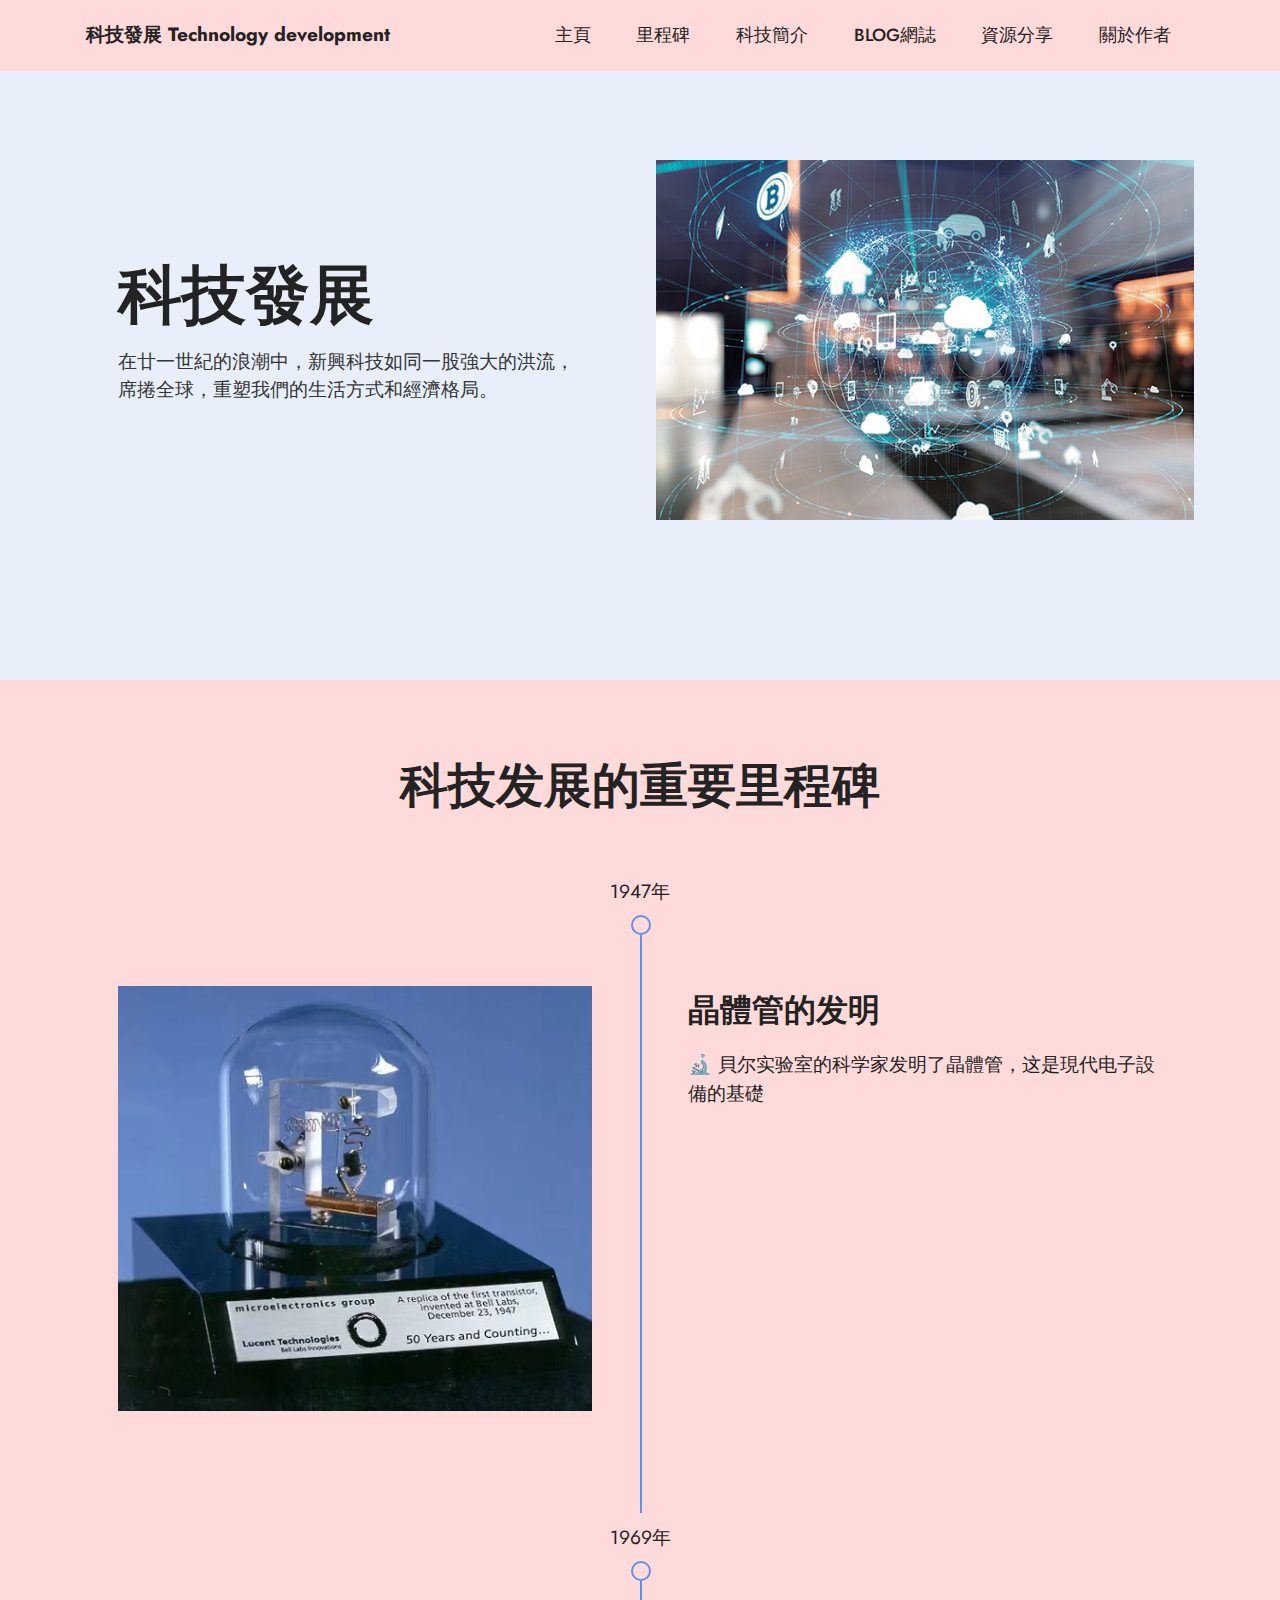
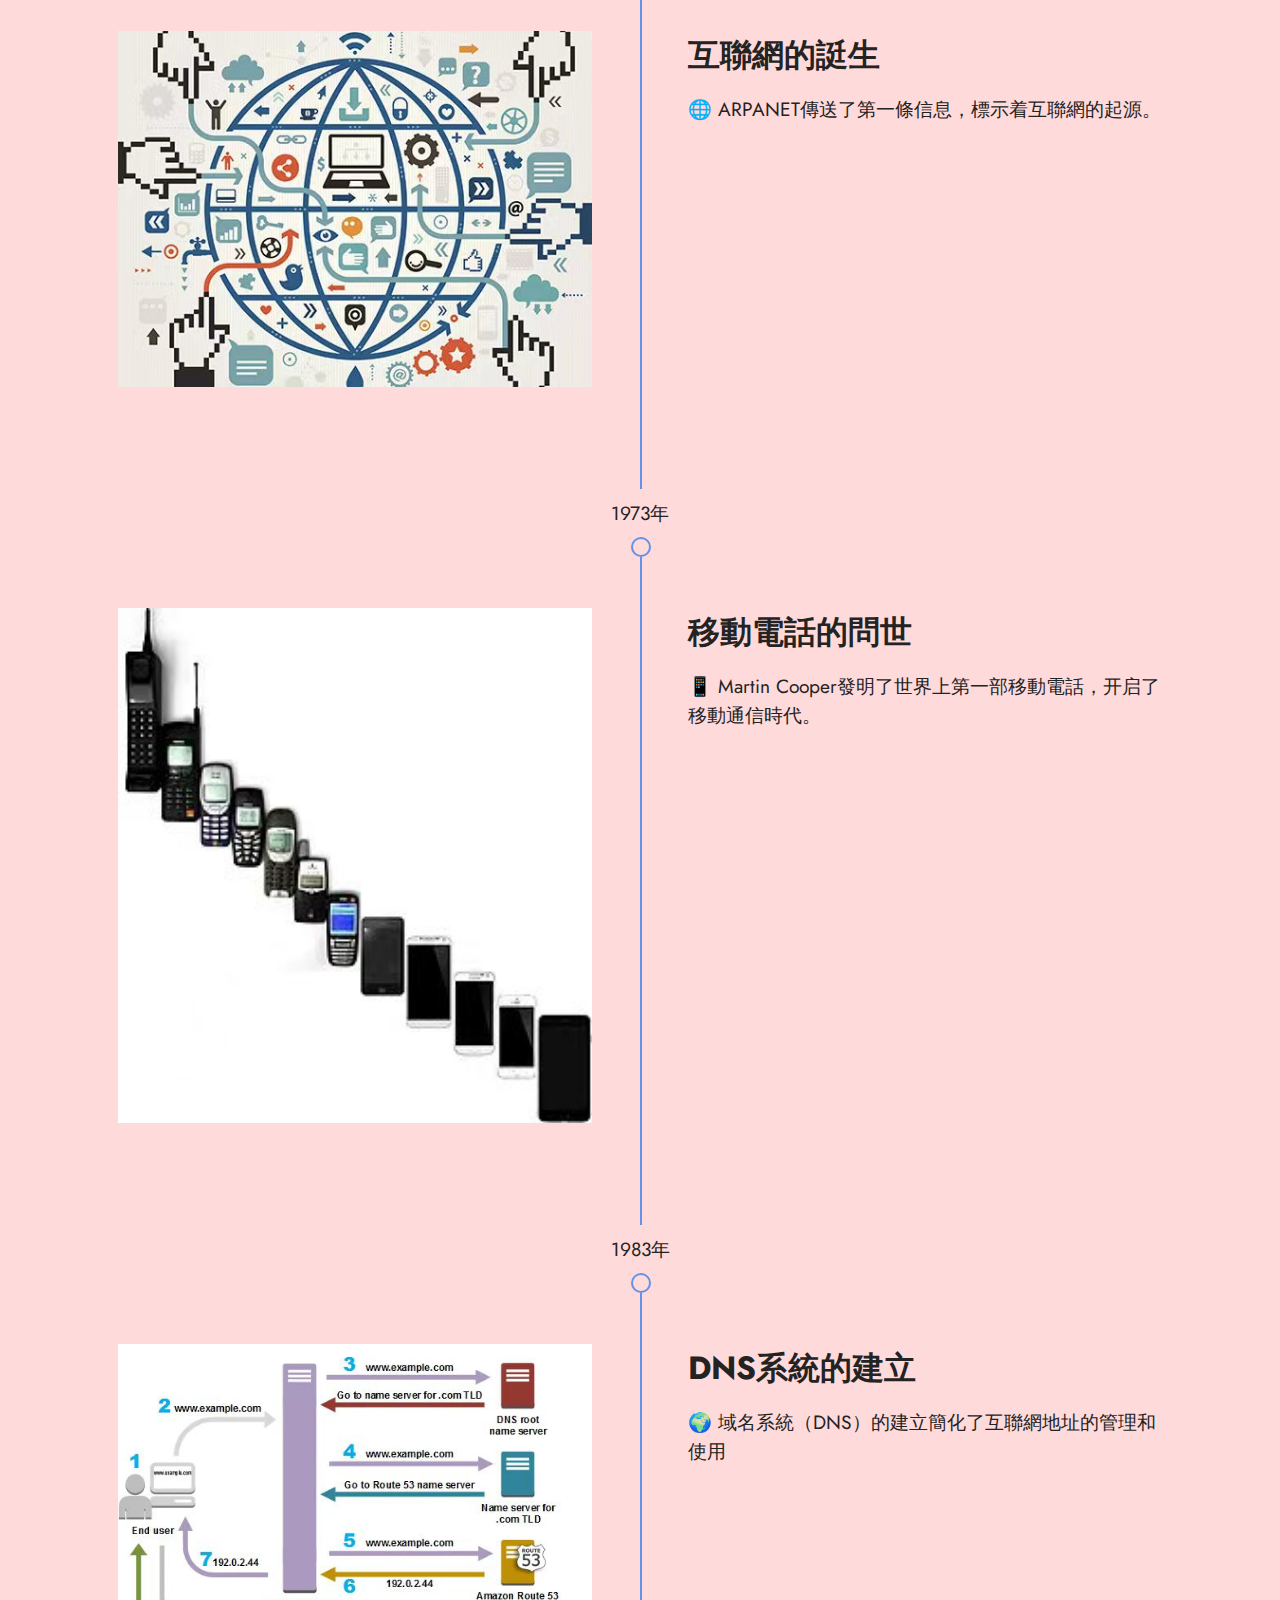
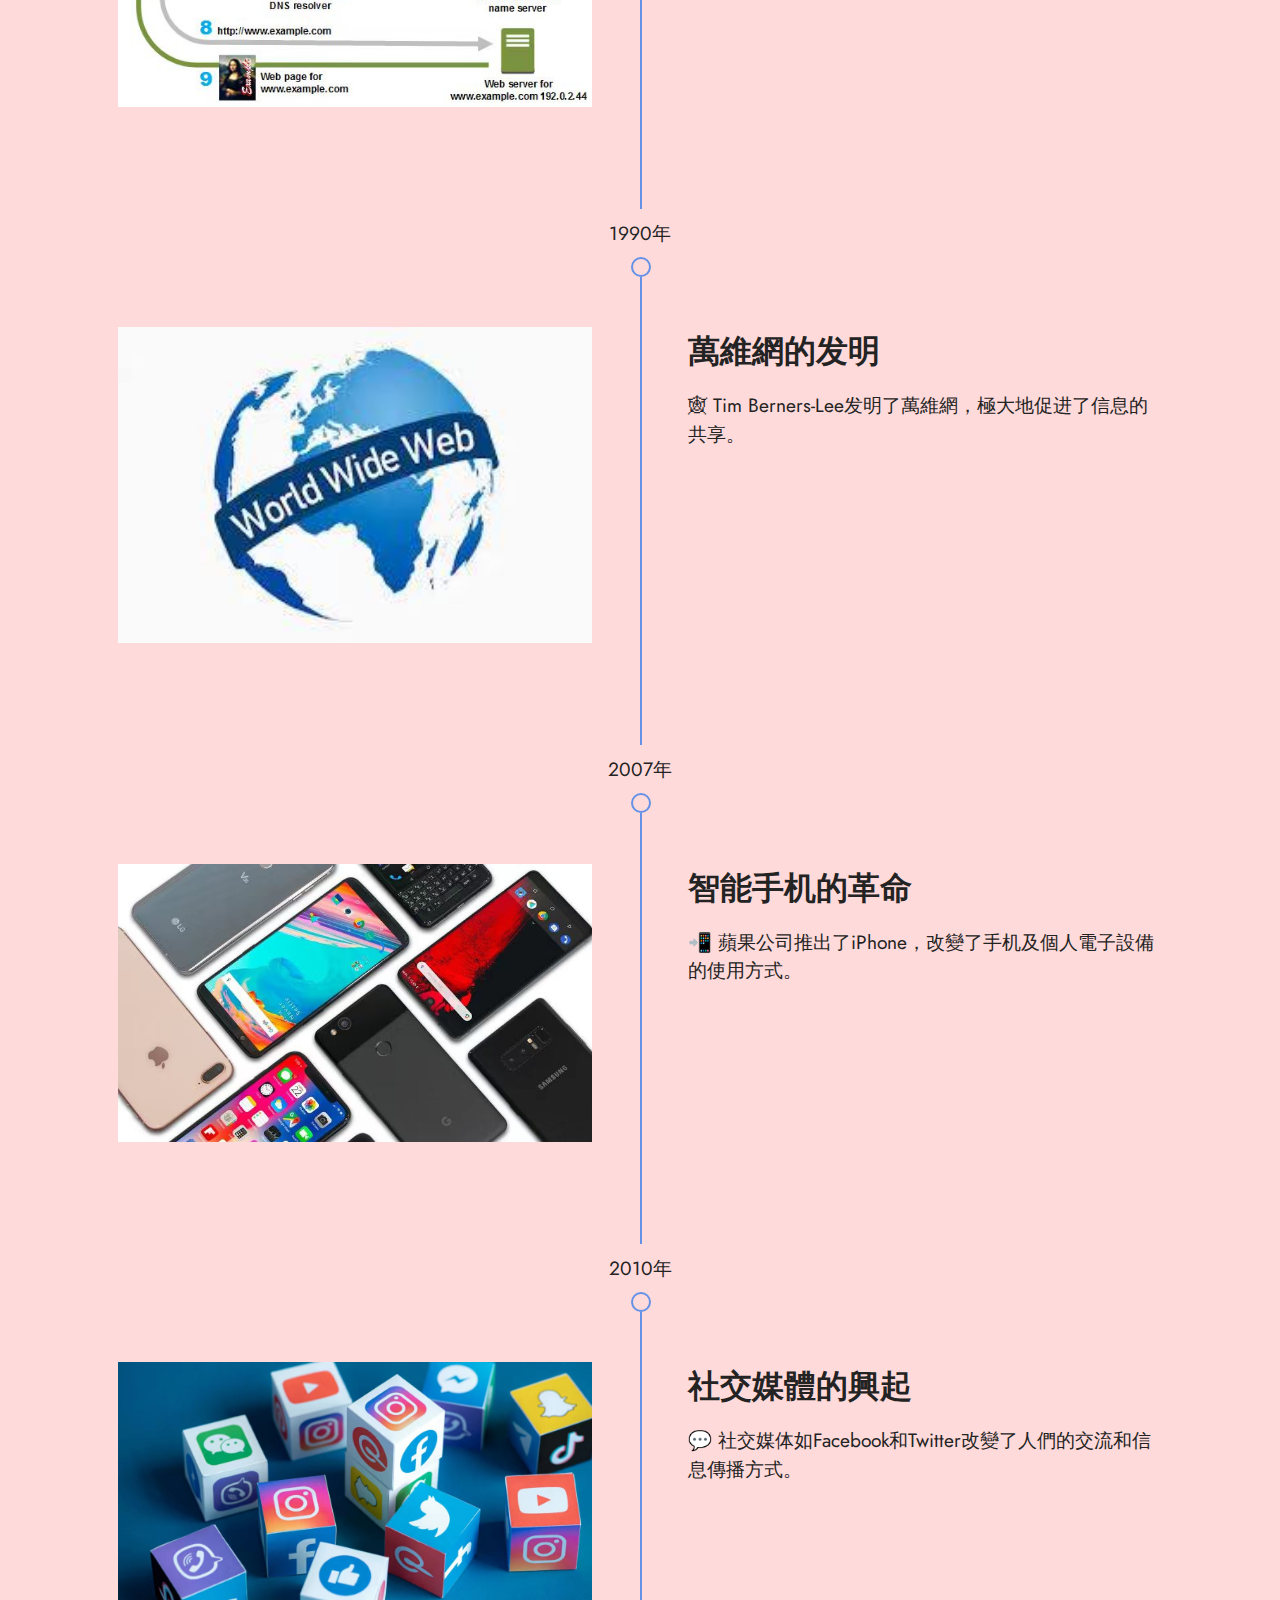
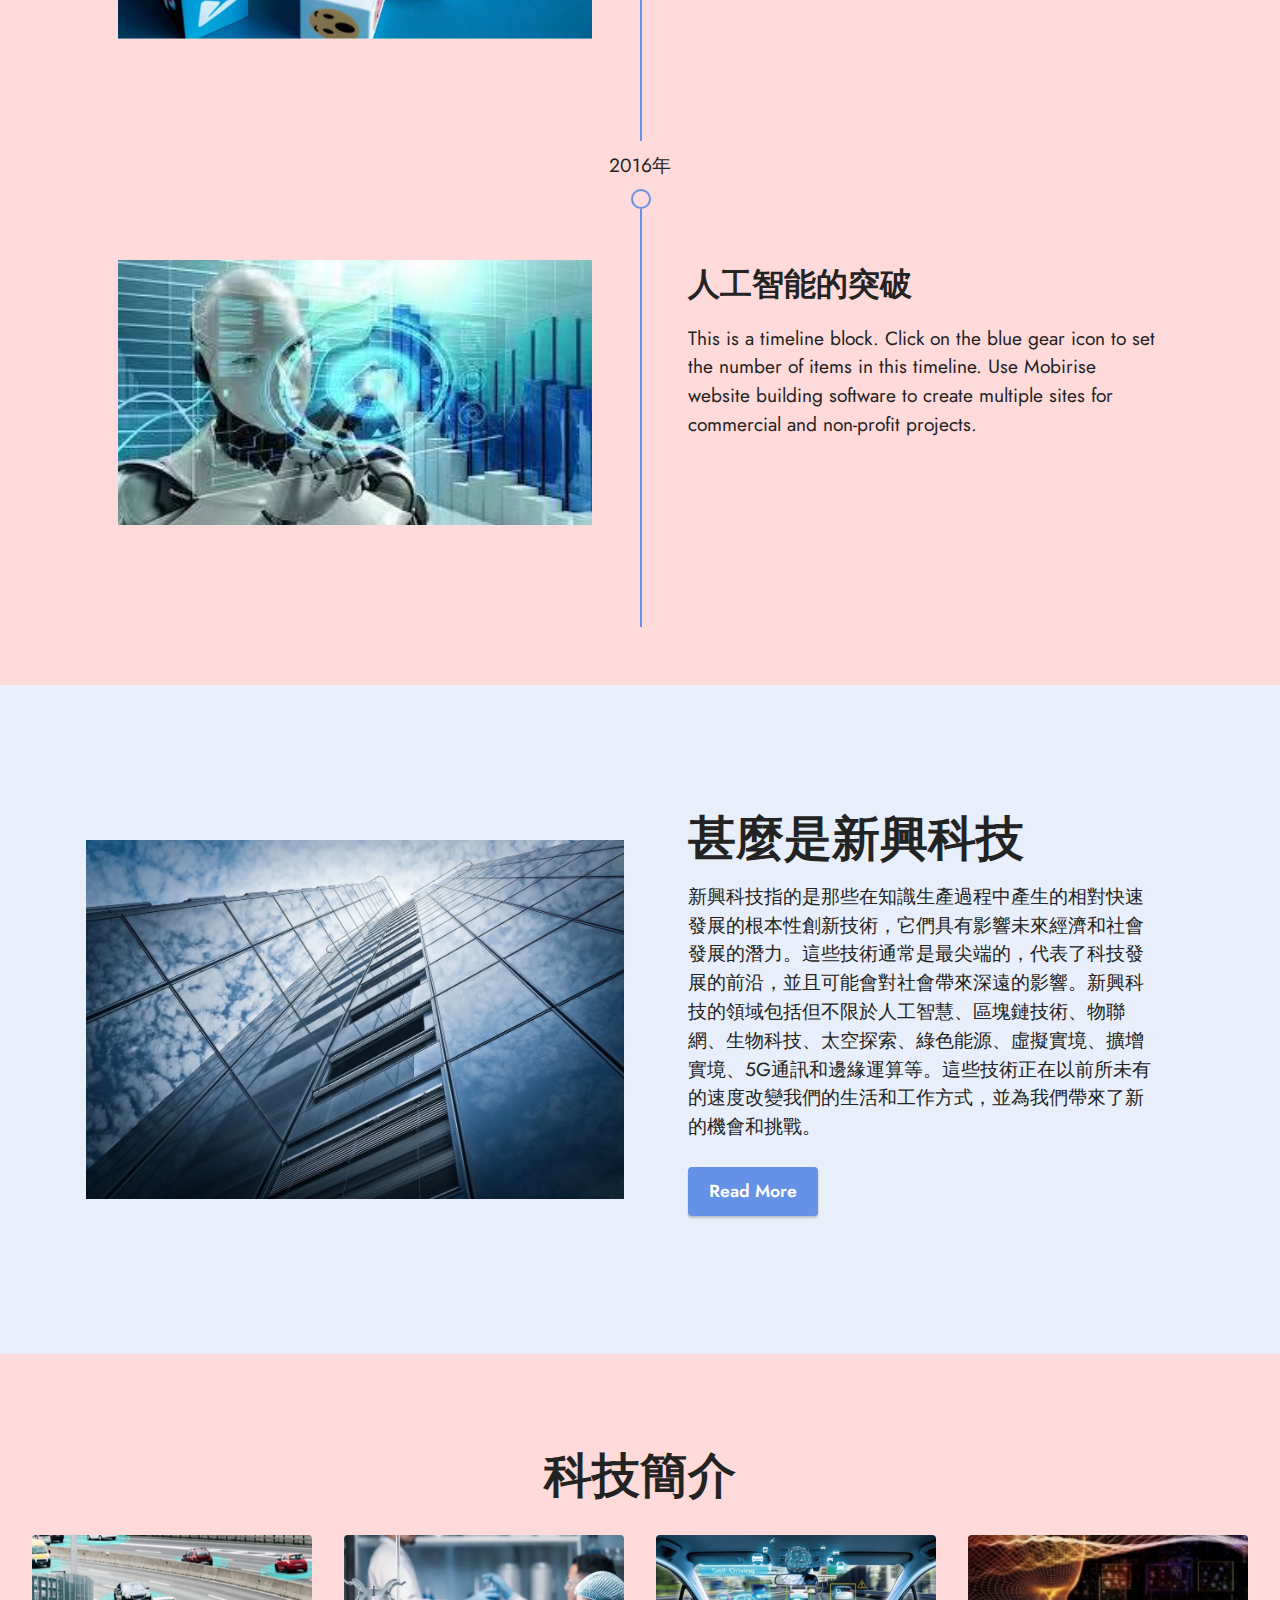
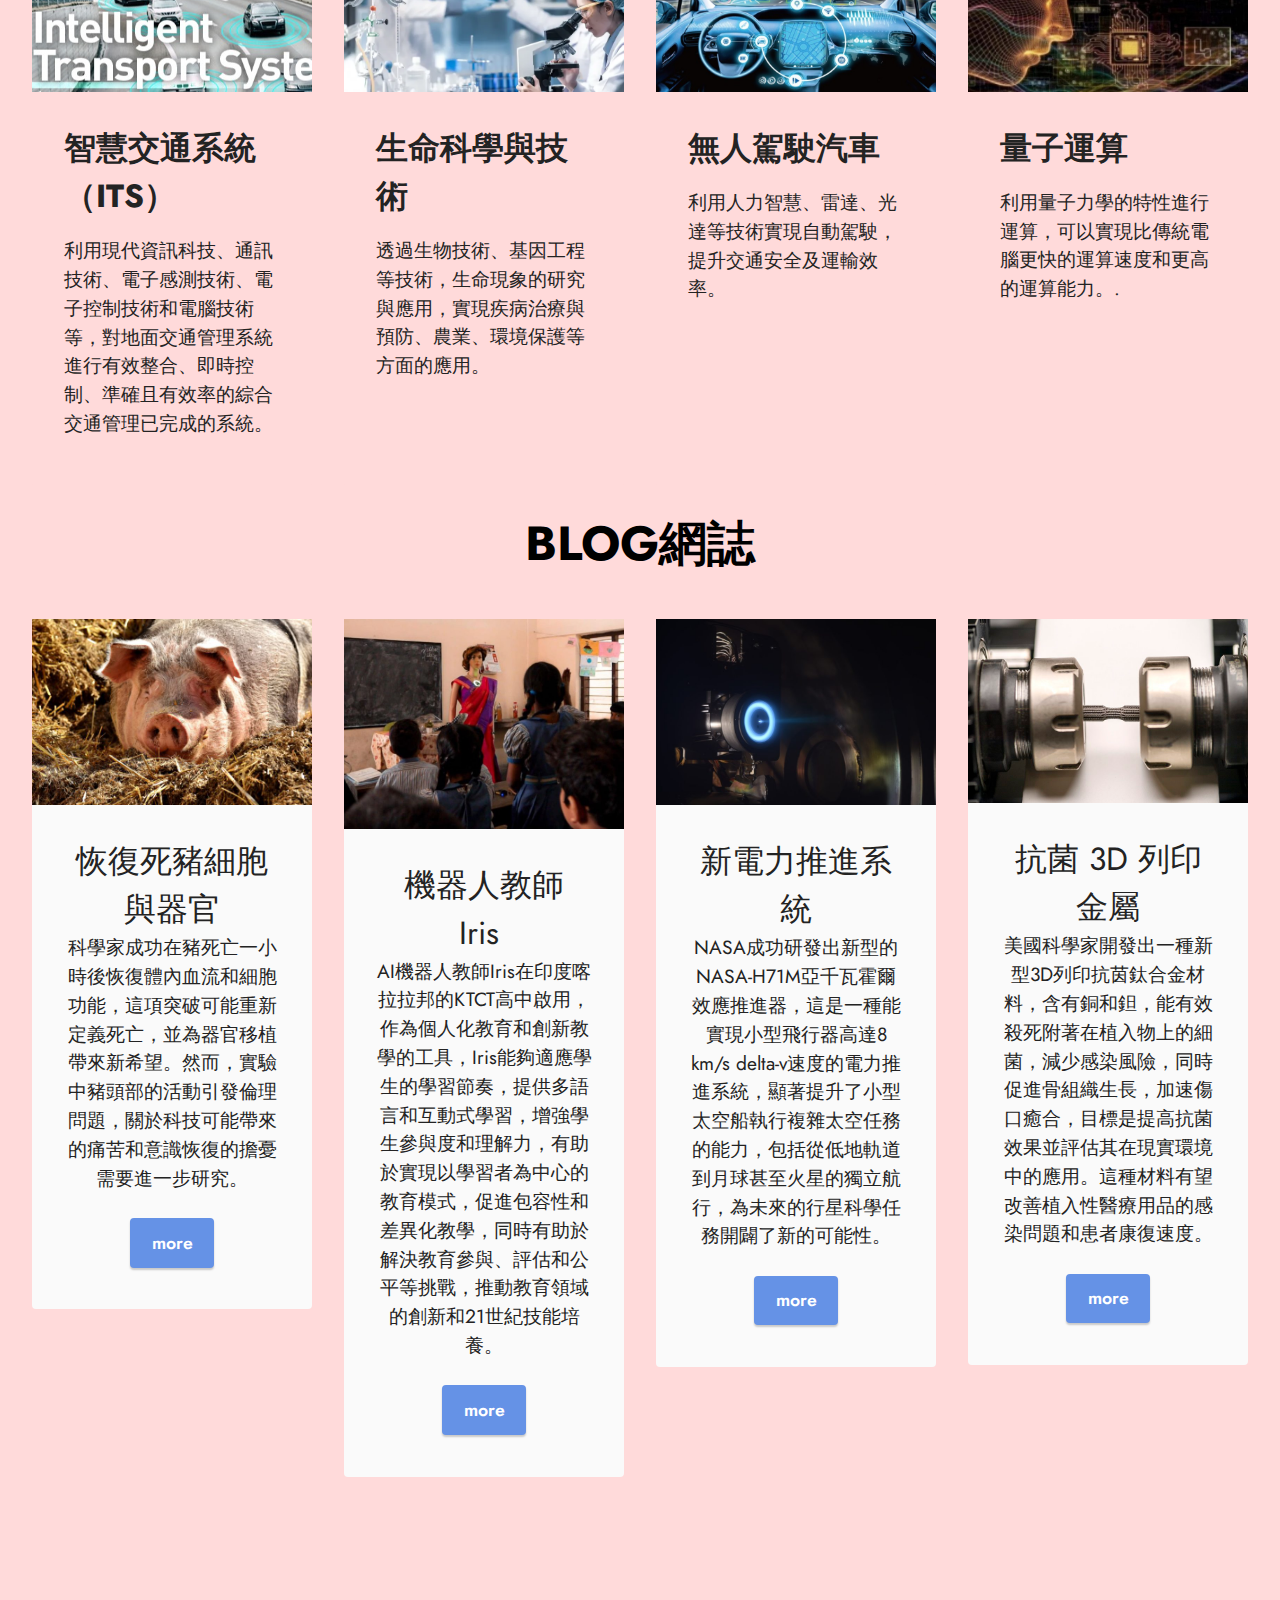
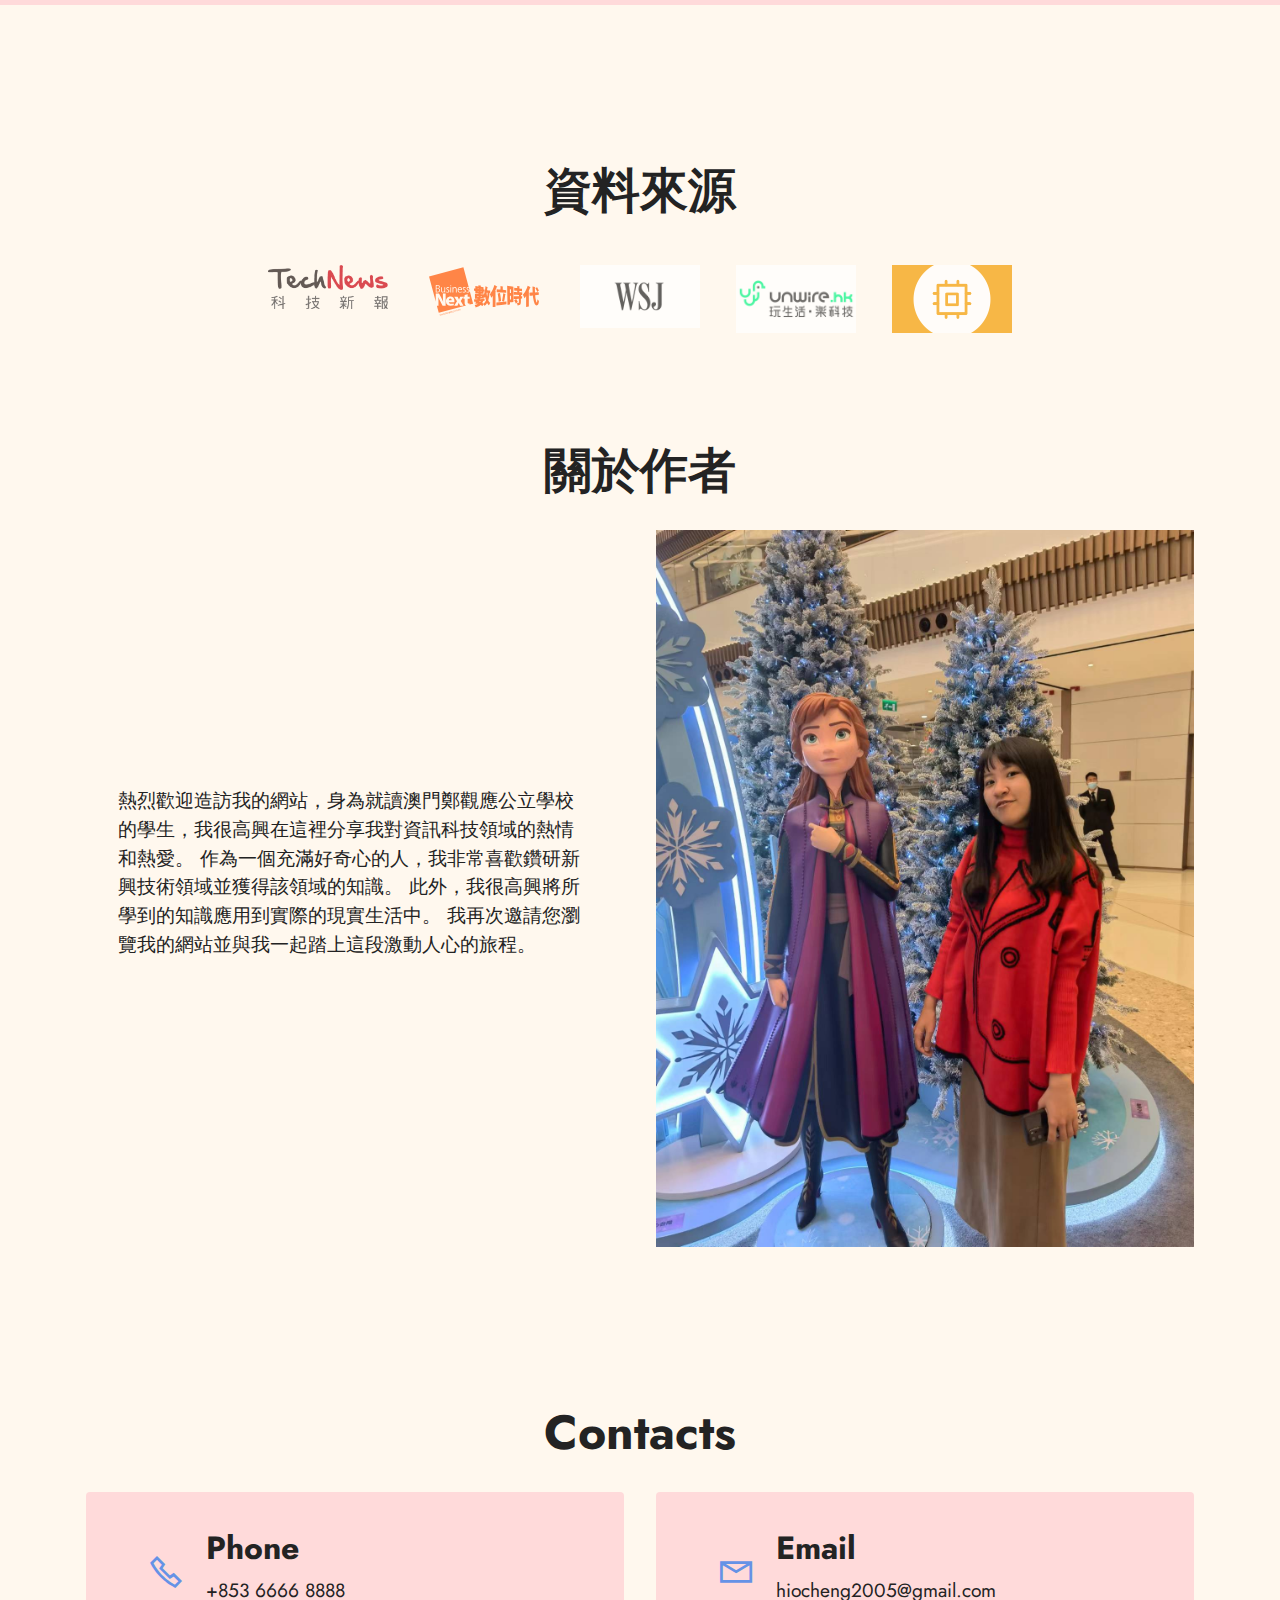
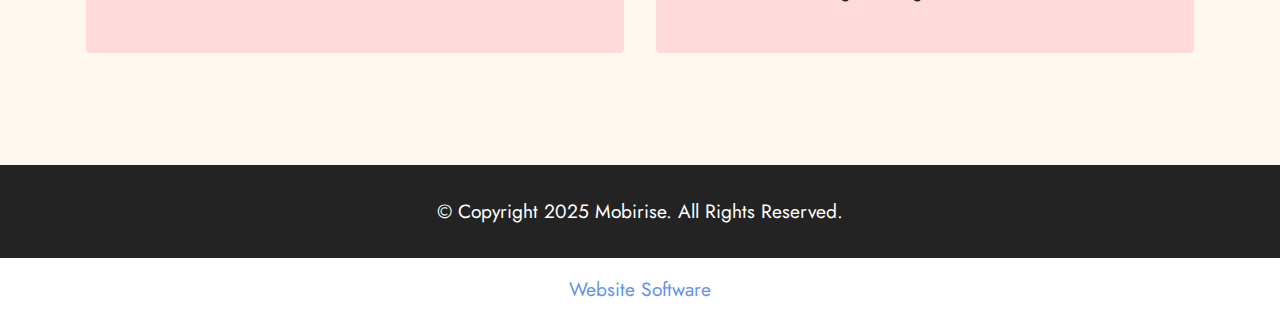
<file: index.html>
<!DOCTYPE html>
<html  >
<head>
  <!-- Site made with Mobirise Website Builder v5.9.18, https://mobirise.com -->
  <meta charset="UTF-8">
  <meta http-equiv="X-UA-Compatible" content="IE=edge">
  <meta name="generator" content="Mobirise v5.9.18, mobirise.com">
  <meta name="viewport" content="width=device-width, initial-scale=1, minimum-scale=1">
  <link rel="shortcut icon" href="assets/images/logo.png" type="image/x-icon">
  <meta name="description" content="">
  
  
  <title>Home</title>
  <link rel="stylesheet" href="assets/web/assets/mobirise-icons2/mobirise2.css">
  <link rel="stylesheet" href="assets/bootstrap/css/bootstrap.min.css">
  <link rel="stylesheet" href="assets/bootstrap/css/bootstrap-grid.min.css">
  <link rel="stylesheet" href="assets/bootstrap/css/bootstrap-reboot.min.css">
  <link rel="stylesheet" href="assets/dropdown/css/style.css">
  <link rel="stylesheet" href="assets/socicon/css/styles.css">
  <link rel="stylesheet" href="assets/theme/css/style.css">
  <link rel="preload" href="https://fonts.googleapis.com/css?family=Jost:100,200,300,400,500,600,700,800,900,100i,200i,300i,400i,500i,600i,700i,800i,900i&display=swap" as="style" onload="this.onload=null;this.rel='stylesheet'">
  <noscript><link rel="stylesheet" href="https://fonts.googleapis.com/css?family=Jost:100,200,300,400,500,600,700,800,900,100i,200i,300i,400i,500i,600i,700i,800i,900i&display=swap"></noscript>
  <link rel="preload" as="style" href="assets/mobirise/css/mbr-additional.css?v=Dk0Uj3"><link rel="stylesheet" href="assets/mobirise/css/mbr-additional.css?v=Dk0Uj3" type="text/css">

  
  
  
</head>
<body>
  
  <section data-bs-version="5.1" class="menu menu2 cid-sFCw1qGFAI" once="menu" id="menu2-23">
    
    <nav class="navbar navbar-dropdown navbar-expand-lg">
        <div class="container">
            <div class="navbar-brand">
                
                <span class="navbar-caption-wrap"><a class="navbar-caption text-black text-primary display-7">科技發展 Technology development</a></span>
            </div>
            <button class="navbar-toggler" type="button" data-toggle="collapse" data-bs-toggle="collapse" data-target="#navbarSupportedContent" data-bs-target="#navbarSupportedContent" aria-controls="navbarNavAltMarkup" aria-expanded="false" aria-label="Toggle navigation">
                <div class="hamburger">
                    <span></span>
                    <span></span>
                    <span></span>
                    <span></span>
                </div>
            </button>
            <div class="collapse navbar-collapse" id="navbarSupportedContent">
                <ul class="navbar-nav nav-dropdown nav-right" data-app-modern-menu="true"><li class="nav-item"><a class="nav-link link text-black text-primary display-4" href="#top">主頁</a></li><li class="nav-item"><a class="nav-link link text-black text-primary display-4" href="index.html#timeline3-1">里程碑</a></li>
                    <li class="nav-item"><a class="nav-link link text-black text-primary display-4" href="index.html#gallery3-c">科技簡介</a></li>
                    <li class="nav-item"><a class="nav-link link text-black text-primary display-4" href="index.html#team1-1o">BLOG網誌</a>
                    </li><li class="nav-item"><a class="nav-link link text-black text-primary display-4" href="index.html#clients1-1u">資源分享</a></li><li class="nav-item"><a class="nav-link link text-black text-primary display-4" href="index.html#testimonials1-e">關於作者</a></li></ul>
                
                
            </div>
        </div>
    </nav>
</section>

<section data-bs-version="5.1" class="header14 cid-sFzxmVl7J6" id="header14-1f">

    

    

    <div class="container">
        <div class="row justify-content-center align-items-center">
            <div class="col-12 col-md-6 image-wrapper">
                <img src="assets/images/1-1.png" alt="Mobirise Website Builder">
            </div>
            <div class="col-12 col-md">
                <div class="text-wrapper">
                    <h1 class="mbr-section-title mbr-fonts-style mb-3 display-1"><strong>科技發展</strong></h1>
                    <p class="mbr-text mbr-fonts-style display-7">
                        在廿一世紀的浪潮中，新興科技如同一股強大的洪流，席捲全球，重塑我們的生活方式和經濟格局。</p>
                    
                </div>
            </div>
        </div>
    </div>
</section>

<section data-bs-version="5.1" class="timeline3 cid-ubuzRlmPhH" id="timeline3-1">
    

    
    
    <div class="container">
        <div class="mbr-section-head">
            <h3 class="mbr-section-title mbr-fonts-style align-center mb-0 display-2">
                <strong>科技发展的重要里程碑</strong>
            </h3>
            
        </div>
        <div class="timelines-container mt-4">
            <div class="row timeline-element first-separline mb-5">
                <div class="timeline-date col-12">
                    <div class="timeline-date-wrapper">
                        <p class="mbr-timeline-date display-7">
                            1947年</p>
                    </div>
                </div>
                <span class="iconBackground"></span>
                <div class="col-12 col-md-6">
                    <div class="image-wrapper">
                        <img src="assets/images/20240501132126.jpg" alt="Mobirise Website Builder" title="">
                    </div>
                </div>
                <div class="col-12 col-md-6">
                    <div class="timeline-text-wrapper">
                        <h4 class="mbr-timeline-title mbr-fonts-style mb-0 display-5">
                            <strong>晶體管的发明</strong>
                        </h4>
                        <p class="mbr-text mbr-fonts-style mt-3 mb-0 display-7">
                            🔬 貝尔实验室的科学家发明了晶體管，这是現代电子設備的基礎
                        </p>
                    </div>
                </div>
            </div>
            <div class="row timeline-element first-separline mb-5">
                <div class="timeline-date col-12">
                    <div class="timeline-date-wrapper">
                        <p class="mbr-timeline-date display-7">
                            1969年</p>
                    </div>
                </div>
                <span class="iconBackground"></span>
                <div class="col-12 col-md-6">
                    <div class="image-wrapper">
                        <img src="assets/images/20240501132140.jpg" alt="Mobirise Website Builder" title="">
                    </div>
                </div>
                <div class="col-12 col-md-6">
                    <div class="timeline-text-wrapper">
                        <h4 class="mbr-timeline-title mbr-fonts-style mb-0 display-5">
                            <strong>互聯網的誔生</strong>
                        </h4>
                        <p class="mbr-text mbr-fonts-style mt-3 mb-0 display-7">
                            🌐 ARPANET傳送了第一條信息，標示着互聯網的起源。
                        </p>
                    </div>
                </div>
            </div>
            <div class="row timeline-element first-separline mb-5">
                <div class="timeline-date col-12">
                    <div class="timeline-date-wrapper">
                        <p class="mbr-timeline-date display-7">
                            1973年</p>
                    </div>
                </div>
                <span class="iconBackground"></span>
                <div class="col-12 col-md-6">
                    <div class="image-wrapper">
                        <img src="assets/images/20240501132147.jpg" alt="Mobirise Website Builder" title="">
                    </div>
                </div>
                <div class="col-12 col-md-6">
                    <div class="timeline-text-wrapper">
                        <h4 class="mbr-timeline-title mbr-fonts-style mb-0 display-5">
                            <strong>移動電話的問世</strong>
                        </h4>
                        <p class="mbr-text mbr-fonts-style mt-3 mb-0 display-7">
                            📱 Martin Cooper發明了世界上第一部移動電話，开启了移動通信時代。
                        </p>
                    </div>
                </div>
            </div>
            <div class="row timeline-element first-separline mb-5">
                <div class="timeline-date col-12">
                    <div class="timeline-date-wrapper">
                        <p class="mbr-timeline-date display-7">
                            1983年</p>
                    </div>
                </div>
                <span class="iconBackground"></span>
                <div class="col-12 col-md-6">
                    <div class="image-wrapper">
                        <img src="assets/images/20240501132152.jpg" alt="Mobirise Website Builder" title="">
                    </div>
                </div>
                <div class="col-12 col-md-6">
                    <div class="timeline-text-wrapper">
                        <h4 class="mbr-timeline-title mbr-fonts-style mb-0 display-5">
                            <strong>DNS系統的建立</strong>
                        </h4>
                        <p class="mbr-text mbr-fonts-style mt-3 mb-0 display-7">
                            🌍 域名系統（DNS）的建立簡化了互聯網地址的管理和使用
                        </p>
                    </div>
                </div>
            </div>
            <div class="row timeline-element first-separline mb-5">
                <div class="timeline-date col-12">
                    <div class="timeline-date-wrapper">
                        <p class="mbr-timeline-date display-7">
                            1990年</p>
                    </div>
                </div>
                <span class="iconBackground"></span>
                <div class="col-12 col-md-6">
                    <div class="image-wrapper">
                        <img src="assets/images/20240501132158.jpg" alt="Mobirise Website Builder" title="">
                    </div>
                </div>
                <div class="col-12 col-md-6">
                    <div class="timeline-text-wrapper">
                        <h4 class="mbr-timeline-title mbr-fonts-style mb-0 display-5">
                            <strong>萬維網的发明</strong>
                        </h4>
                        <p class="mbr-text mbr-fonts-style mt-3 mb-0 display-7">🕸 Tim Berners-Lee发明了萬維網，極大地促进了信息的共享。
                        </p>
                    </div>
                </div>
            </div>
            <div class="row timeline-element first-separline mb-5">
                <div class="timeline-date col-12">
                    <div class="timeline-date-wrapper">
                        <p class="mbr-timeline-date display-7">
                            2007年</p>
                    </div>
                </div>
                <span class="iconBackground"></span>
                <div class="col-12 col-md-6">
                    <div class="image-wrapper">
                        <img src="assets/images/20240501132203.jpg" alt="Mobirise Website Builder" title="">
                    </div>
                </div>
                <div class="col-12 col-md-6">
                    <div class="timeline-text-wrapper">
                        <h4 class="mbr-timeline-title mbr-fonts-style mb-0 display-5">
                            <strong>智能手机的革命</strong>
                        </h4>
                        <p class="mbr-text mbr-fonts-style mt-3 mb-0 display-7">
                            📲 蘋果公司推出了iPhone，改變了手机及個人電子設備的使用方式。
                        </p>
                    </div>
                </div>
            </div>
            <div class="row timeline-element first-separline mb-5">
                <div class="timeline-date col-12">
                    <div class="timeline-date-wrapper">
                        <p class="mbr-timeline-date display-7">
                            2010年</p>
                    </div>
                </div>
                <span class="iconBackground"></span>
                <div class="col-12 col-md-6">
                    <div class="image-wrapper">
                        <img src="assets/images/20240501132208.jpg" alt="Mobirise Website Builder" title="">
                    </div>
                </div>
                <div class="col-12 col-md-6">
                    <div class="timeline-text-wrapper">
                        <h4 class="mbr-timeline-title mbr-fonts-style mb-0 display-5"><strong>社交媒體的興起</strong>
                        </h4>
                        <p class="mbr-text mbr-fonts-style mt-3 mb-0 display-7">
                            💬 社交媒体如Facebook和Twitter改變了人們的交流和信息傳播方式。
                        </p>
                    </div>
                </div>
            </div>
            <div class="row timeline-element first-separline mb-5">
                <div class="timeline-date col-12">
                    <div class="timeline-date-wrapper">
                        <p class="mbr-timeline-date display-7">
                            2016年</p>
                    </div>
                </div>
                <span class="iconBackground"></span>
                <div class="col-12 col-md-6">
                    <div class="image-wrapper">
                        <img src="assets/images/20240501132215.jpg" alt="Mobirise Website Builder" title="">
                    </div>
                </div>
                <div class="col-12 col-md-6">
                    <div class="timeline-text-wrapper">
                        <h4 class="mbr-timeline-title mbr-fonts-style mb-0 display-5">
                            <strong>人工智能的突破</strong>
                        </h4>
                        <p class="mbr-text mbr-fonts-style mt-3 mb-0 display-7">
                            This is a timeline block. Click on the blue gear icon to set the number of items in this timeline. Use Mobirise website building software to create multiple sites for commercial and non-profit projects.
                        </p>
                    </div>
                </div>
            </div>
            
            
            
            
        </div>
    </div>
</section>

<section data-bs-version="5.1" class="header14 cid-sFzz5E692j" id="header14-1j">

    

    

    <div class="container">
        <div class="row justify-content-center align-items-center">
            <div class="col-12 col-md-6 image-wrapper">
                <img src="assets/images/mbr-1256x837.jpg" alt="Mobirise Website Builder">
            </div>
            <div class="col-12 col-md">
                <div class="text-wrapper">
                    <h1 class="mbr-section-title mbr-fonts-style mb-3 display-2">
                        <strong>甚麼是新興科技</strong></h1>
                    <p class="mbr-text mbr-fonts-style display-7">新興科技指的是那些在知識生產過程中產生的相對快速發展的根本性創新技術，它們具有影響未來經濟和社會發展的潛力。這些技術通常是最尖端的，代表了科技發展的前沿，並且可能會對社會帶來深遠的影響。新興科技的領域包括但不限於人工智慧、區塊鏈技術、物聯網、生物科技、太空探索、綠色能源、虛擬實境、擴增實境、5G通訊和邊緣運算等。這些技術正在以前所未有的速度改變我們的生活和工作方式，並為我們帶來了新的機會和挑戰。<br></p>
                    <div class="mbr-section-btn mt-3"><a class="btn btn-primary display-4" href="https://mobiri.se">Read More</a></div>
                </div>
            </div>
        </div>
    </div>
</section>

<section data-bs-version="5.1" class="gallery3 cid-ubBGvUWMHj" id="gallery3-c">
    
    
    <div class="container-fluid">
        <div class="mbr-section-head">
            <h4 class="mbr-section-title mbr-fonts-style align-center mb-0 display-2">
                <strong>科技簡介</strong>
            </h4>
            
        </div>
        <div class="row mt-4">
            <div class="item features-image сol-12 col-md-6 col-lg-3">
                <div class="item-wrapper">
                    <div class="item-img">
                        <img src="assets/images/automotive-main-its-l.jpeg" alt="Mobirise Website Builder">
                    </div>
                    <div class="item-content">
                        <h5 class="item-title mbr-fonts-style display-5">
                            <strong>智慧交通系統（ITS）</strong>
                        </h5>
                        
                        <p class="mbr-text mbr-fonts-style mt-3 display-7">
                            利用現代資訊科技、通訊技術、電子感測技術、電子控制技術和電腦技術等，對地面交通管理系統進行有效整合、即時控制、準確且有效率的綜合交通管理已完成的系統。&nbsp;</p>
                    </div>
                    
                </div>
            </div>
            <div class="item features-image сol-12 col-md-6 col-lg-3">
                <div class="item-wrapper">
                    <div class="item-img">
                        <img src="assets/images/3-1.webp" alt="Mobirise Website Builder">
                    </div>
                    <div class="item-content">
                        <h5 class="item-title mbr-fonts-style display-5">
                            <strong>生命科學與技術</strong>
                        </h5>
                        
                        <p class="mbr-text mbr-fonts-style mt-3 display-7">透過生物技術、基因工程等技術，生命現象的研究與應用，實現疾病治療與預防、農業、環境保護等方面的應用。<br></p>
                    </div>
                    
                </div>
            </div>
            <div class="item features-image сol-12 col-md-6 col-lg-3">
                <div class="item-wrapper">
                    <div class="item-img">
                        <img src="assets/images/4.jpeg" alt="Mobirise Website Builder">
                    </div>
                    <div class="item-content">
                        <h5 class="item-title mbr-fonts-style display-5">
                            <strong>無人駕駛汽車</strong>
                        </h5>
                        
                        <p class="mbr-text mbr-fonts-style mt-3 display-7">利用人力智慧、雷達、光達等技術實現自動駕駛，提升交通安全及運輸效率。<br></p>
                    </div>
                    
                </div>
            </div>
            <div class="item features-image сol-12 col-md-6 col-lg-3">
                <div class="item-wrapper">
                    <div class="item-img">
                        <img src="assets/images/5.jpeg" alt="Mobirise Website Builder" title="">
                    </div>
                    <div class="item-content">
                        <h5 class="item-title mbr-fonts-style display-5">
                            <strong>量子運算</strong>
                        </h5>
                        
                        <p class="mbr-text mbr-fonts-style mt-3 display-7">利用量子力學的特性進行運算，可以實現比傳統電腦更快的運算速度和更高的運算能力。.<br></p>
                    </div>
                    
                </div>
            </div>
        </div>
    </div>
</section>

<section data-bs-version="5.1" class="team1 cid-sFzErVWEaH" id="team1-1o">
    

    
    <div class="container-fluid">
        <div class="row justify-content-center">
            <div class="col-12">
                <h3 class="mbr-section-title1 mbr-fonts-style align-center mb-5 display-2">
                    <strong>BLOG網誌</strong>
                </h3>
                
            </div>
            <div class="col-sm-6 col-lg-3">
                <div class="card-wrap">
                    <div class="image-wrap">
                        <a href="https://hiocheng.blogspot.com/2024/05/blog-post.html"><img src="assets/images/pig.jpg" alt="Mobirise Website Builder"></a>
                    </div>
                    <div class="content-wrap">
                        <h5 class="mbr-section-title card-title mbr-fonts-style align-center m-0 display-5"><strong><a href="https://hiocheng.blogspot.com/2024/05/blog-post.html" class="text-black">恢復死豬細胞與器官</a></strong></h5>
                        
                        <p class="card-text mbr-fonts-style align-center display-7"><a href="https://hiocheng.blogspot.com/2024/05/blog-post.html" class="text-black">科學家成功在豬死亡一小時後恢復體內血流和細胞功能，這項突破可能重新定義死亡，並為器官移植帶來新希望。然而，實驗中豬頭部的活動引發倫理問題，關於科技可能帶來的痛苦和意識恢復的擔憂需要進一步研究。</a></p>
                        
                        <div class="mbr-section-btn card-btn align-center"><a class="btn btn-primary display-4" href="https://hiocheng.blogspot.com/2024/05/blog-post.html">more</a></div>
                    </div>
                </div>
            </div>

            <div class="col-sm-6 col-lg-3">
                <div class="card-wrap">
                    <div class="image-wrap">
                        <a href="https://hiocheng.blogspot.com/2024/05/iris.html"><img src="assets/images/ai.jpg" alt="Mobirise Website Builder"></a>
                    </div>
                    <div class="content-wrap">
                        <h5 class="mbr-section-title card-title mbr-fonts-style align-center m-0 display-5"><strong><a href="https://hiocheng.blogspot.com/2024/05/iris.html" class="text-black">機器人教師 Iris&nbsp;</a></strong></h5>
                        
                        <p class="card-text mbr-fonts-style align-center display-7"><a href="https://hiocheng.blogspot.com/2024/05/iris.html" class="text-black">AI機器人教師Iris在印度喀拉拉邦的KTCT高中啟用，作為個人化教育和創新教學的工具，Iris能夠適應學生的學習節奏，提供多語言和互動式學習，增強學生參與度和理解力，有助於實現以學習者為中心的教育模式，促進包容性和差異化教學，同時有助於解決教育參與、評估和公平等挑戰，推動教育領域的創新和21世紀技能培養。</a></p>
                        
                        <div class="mbr-section-btn card-btn align-center"><a class="btn btn-primary display-4" href="https://hiocheng.blogspot.com/2024/05/iris.html">more</a></div>
                    </div>
                </div>
            </div>

            <div class="col-sm-6 col-lg-3">
                <div class="card-wrap">
                    <div class="image-wrap">
                        <a href="https://hiocheng.blogspot.com/2024/05/nasa.html"><img src="assets/images/0.jpg" alt="Mobirise Website Builder"></a>
                    </div>
                    <div class="content-wrap">
                        <h5 class="mbr-section-title card-title mbr-fonts-style align-center m-0 display-5">
                            <strong><a href="https://hiocheng.blogspot.com/2024/05/nasa.html" class="text-black">新電力推進系統</a></strong></h5>
                        
                        <p class="card-text mbr-fonts-style align-center display-7">
                            <a href="https://hiocheng.blogspot.com/2024/05/nasa.html" class="text-black">NASA成功研發出新型的NASA-H71M亞千瓦霍爾效應推進器，這是一種能實現小型飛行器高達8 km/s delta-v速度的電力推進系統，顯著提升了小型太空船執行複雜太空任務的能力，包括從低地軌道到月球甚至火星的獨立航行，為未來的行星科學任務開闢了新的可能性。</a>
                        </p>
                        
                        <div class="mbr-section-btn card-btn align-center"><a class="btn btn-primary display-4" href="https://hiocheng.blogspot.com/2024/05/nasa.html">more</a></div>
                    </div>
                </div>
            </div>

            <div class="col-sm-6 col-lg-3">
                <div class="card-wrap">
                    <div class="image-wrap">
                        <a href="https://hiocheng.blogspot.com/2024/05/3d.html"><img src="assets/images/1.jpg" alt="Mobirise Website Builder"></a>
                    </div>
                    <div class="content-wrap">
                        <h5 class="mbr-section-title card-title mbr-fonts-style align-center m-0 display-5"><strong><a href="https://hiocheng.blogspot.com/2024/05/3d.html" class="text-black">抗菌 3D 列印金屬</a></strong></h5>
                        
                        <p class="card-text mbr-fonts-style align-center display-7">
                            <a href="https://hiocheng.blogspot.com/2024/05/3d.html" class="text-black">美國科學家開發出一種新型3​​D列印抗茵鈦合金材料，含有銅和鉭，能有效殺死附著在植入物上的細菌，減少感染風險，同時促進骨組織生長，加速傷口癒合，目標是提高抗菌效果並評估其在現實環境中的應用。這種材料有望改善植入性醫療用品的感染問題和患者康復速度。</a>
                        </p>
                        
                        <div class="mbr-section-btn card-btn align-center"><a class="btn btn-primary display-4" href="https://hiocheng.blogspot.com/2024/05/3d.html">more</a></div>
                    </div>
                </div>
            </div>
        </div>
    </div>
</section>

<section data-bs-version="5.1" class="clients1 cid-sFAw7z51L3" id="clients1-1u">
    
    <div class="images-container container-fluid">
        <div class="mbr-section-head">
            <h3 class="mbr-section-title mbr-fonts-style align-center mb-0 display-2">
                <strong>資料來源</strong></h3>
            
            
        </div>
        <div class="row justify-content-center mt-4">
            <div class="col-md-3 card">
                <a href="https://technews.tw/"><img src="assets/images/logo.gif" alt="Mobirise Website Builder"></a>
            </div>
            <div class="col-md-3 card">
                <a href="https://www.bnext.com.tw/?"><img src="assets/images/bn-logo.svg" alt="Mobirise Website Builder"></a>
            </div>
            <div class="col-md-3 card">
                <a href="https://cn.wsj.com/zh-hant/news/technology"><img src="assets/images/wsj-social-share.png" alt="Mobirise Website Builder"></a>
            </div>
            <div class="col-md-3 card">
                <a href="https://unwire.hk/"><img src="assets/images/fbseo-1.png" alt="Mobirise Website Builder"></a>
            </div>
            <div class="col-md-3 card">
                <a href="https://www.digitimes.com.tw/"><img src="assets/images/og-tech-301.png" alt="Mobirise Website Builder"></a>
            </div>
            
            
            
        </div>
    </div>
</section>

<section data-bs-version="5.1" class="testimonials1 cid-ubBIwb0nAV" id="testimonials1-e">
    

    
    
    <div class="container">
        <h3 class="mbr-section-title mbr-fonts-style align-center mb-4 display-2">
            <strong>關於作者</strong>
        </h3>
        <div class="row align-items-center">
            <div class="col-12 col-md-6">
                <div class="image-wrapper">
                    <img src="assets/images/20240502172859.jpg" alt="Mobirise Website Builder">
                </div>
            </div>
            <div class="col-12 col-md">
                <div class="text-wrapper">
                    <p class="mbr-text mbr-fonts-style mb-4 display-7">熱烈歡迎造訪我的網站，身為就讀澳門鄭觀應公立學校的學生，我很高興在這裡分享我對資訊科技領域的熱情和熱愛。 作為一個充滿好奇心的人，我非常喜歡鑽研新興技術領域並獲得該領域的知識。 此外，我很高興將所學到的知識應用到實際的現實生活中。 我再次邀請您瀏覽我的網站並與我一起踏上這段激動人心的旅程。</p>
                    
                    
                </div>
            </div>
        </div>
    </div>
</section>

<section data-bs-version="5.1" class="contacts2 cid-sFzIA7KGYz" id="contacts2-1r">
    <!---->
    
    
    <div class="container">
        <div class="mbr-section-head">
            <h3 class="mbr-section-title mbr-fonts-style align-center mb-0 display-2">
                <strong>Contacts</strong>
            </h3>
            
        </div>
        <div class="row justify-content-center mt-4">
            <div class="card col-12 col-md-6">
                <div class="card-wrapper">
                    <div class="image-wrapper">
                        <span class="mbr-iconfont mobi-mbri-phone mobi-mbri"></span>
                    </div>
                    <div class="text-wrapper">
                        <h6 class="card-title mbr-fonts-style mb-1 display-5">
                            <strong>Phone</strong>
                        </h6>
                        <p class="mbr-text mbr-fonts-style display-7">+853 6666 8888</p>
                    </div>
                </div>
            </div>
            <div class="card col-12 col-md-6">
                <div class="card-wrapper">
                    <div class="image-wrapper">
                        <span class="mbr-iconfont mobi-mbri-letter mobi-mbri"></span>
                    </div>
                    <div class="text-wrapper">
                        <h6 class="card-title mbr-fonts-style mb-1 display-5">
                            <strong>Email</strong>
                        </h6>
                        <p class="mbr-text mbr-fonts-style display-7">
                            hiocheng2005@gmail.com</p>
                    </div>
                </div>
            </div>
            
            
        </div>
    </div>
</section>

<section data-bs-version="5.1" class="footer3 cid-sFCygHrmNf" once="footers" id="footer3-24">

    

    

    <div class="container">
        <div class="row align-center mbr-white">
            
            
            <div class="row row-copirayt">
                <p class="mbr-text mb-0 mbr-fonts-style mbr-white align-center display-7">
                    © Copyright 2025 Mobirise. All Rights Reserved.
                </p>
            </div>
        </div>
    </div>
</section><section class="display-7" style="padding: 0;align-items: center;justify-content: center;flex-wrap: wrap;    align-content: center;display: flex;position: relative;height: 4rem;"><a href="https://mobiri.se/2943127" style="flex: 1 1;height: 4rem;position: absolute;width: 100%;z-index: 1;"><img alt="" style="height: 4rem;" src="[data-uri]"></a><p style="margin: 0;text-align: center;" class="display-7">&#8204;</p><a style="z-index:1" href="https://mobirise.com"> Website Software</a></section><script src="assets/bootstrap/js/bootstrap.bundle.min.js"></script>  <script src="assets/smoothscroll/smooth-scroll.js"></script>  <script src="assets/ytplayer/index.js"></script>  <script src="assets/dropdown/js/navbar-dropdown.js"></script>  <script src="assets/theme/js/script.js"></script>  
  
  
</body>
</html>
</file>
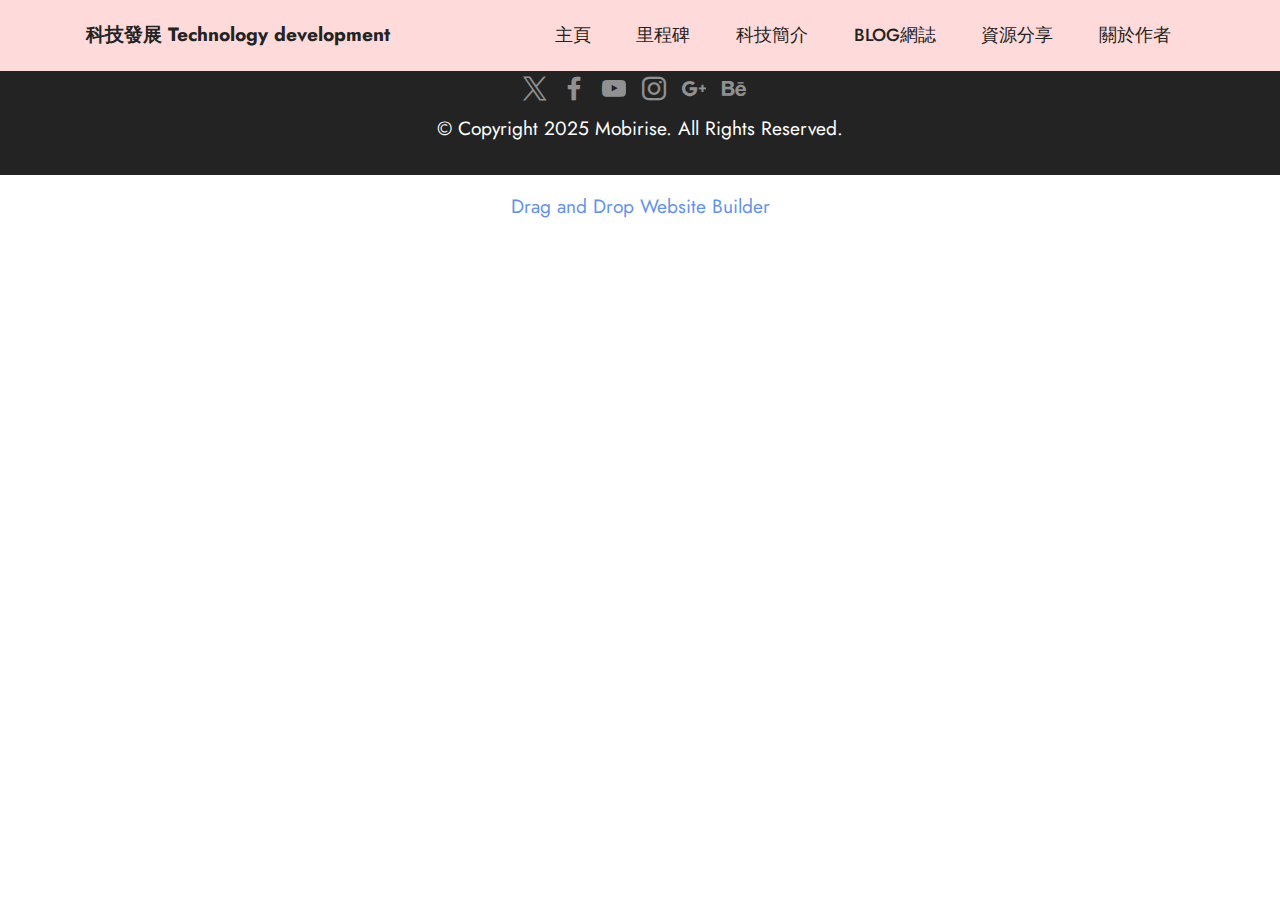
<file: page1.html>
<!DOCTYPE html>
<html  >
<head>
  <!-- Site made with Mobirise Website Builder v5.9.18, https://mobirise.com -->
  <meta charset="UTF-8">
  <meta http-equiv="X-UA-Compatible" content="IE=edge">
  <meta name="generator" content="Mobirise v5.9.18, mobirise.com">
  <meta name="viewport" content="width=device-width, initial-scale=1, minimum-scale=1">
  <link rel="shortcut icon" href="assets/images/logo.png" type="image/x-icon">
  <meta name="description" content="">
  
  
  <title>Page 1</title>
  <link rel="stylesheet" href="assets/bootstrap/css/bootstrap.min.css">
  <link rel="stylesheet" href="assets/bootstrap/css/bootstrap-grid.min.css">
  <link rel="stylesheet" href="assets/bootstrap/css/bootstrap-reboot.min.css">
  <link rel="stylesheet" href="assets/dropdown/css/style.css">
  <link rel="stylesheet" href="assets/socicon/css/styles.css">
  <link rel="stylesheet" href="assets/theme/css/style.css">
  <link rel="preload" href="https://fonts.googleapis.com/css?family=Jost:100,200,300,400,500,600,700,800,900,100i,200i,300i,400i,500i,600i,700i,800i,900i&display=swap" as="style" onload="this.onload=null;this.rel='stylesheet'">
  <noscript><link rel="stylesheet" href="https://fonts.googleapis.com/css?family=Jost:100,200,300,400,500,600,700,800,900,100i,200i,300i,400i,500i,600i,700i,800i,900i&display=swap"></noscript>
  <link rel="preload" as="style" href="assets/mobirise/css/mbr-additional.css?v=52Iwb8"><link rel="stylesheet" href="assets/mobirise/css/mbr-additional.css?v=52Iwb8" type="text/css">

  
  
  
</head>
<body>
  
  <section data-bs-version="5.1" class="menu menu2 cid-sFCw1qGFAI" once="menu" id="menu2-4">
    
    <nav class="navbar navbar-dropdown navbar-expand-lg">
        <div class="container">
            <div class="navbar-brand">
                
                <span class="navbar-caption-wrap"><a class="navbar-caption text-black text-primary display-7">科技發展 Technology development</a></span>
            </div>
            <button class="navbar-toggler" type="button" data-toggle="collapse" data-bs-toggle="collapse" data-target="#navbarSupportedContent" data-bs-target="#navbarSupportedContent" aria-controls="navbarNavAltMarkup" aria-expanded="false" aria-label="Toggle navigation">
                <div class="hamburger">
                    <span></span>
                    <span></span>
                    <span></span>
                    <span></span>
                </div>
            </button>
            <div class="collapse navbar-collapse" id="navbarSupportedContent">
                <ul class="navbar-nav nav-dropdown nav-right" data-app-modern-menu="true"><li class="nav-item"><a class="nav-link link text-black text-primary display-4" href="#top">主頁</a></li><li class="nav-item"><a class="nav-link link text-black text-primary display-4" href="index.html#timeline3-1">里程碑</a></li>
                    <li class="nav-item"><a class="nav-link link text-black text-primary display-4" href="index.html#gallery3-c">科技簡介</a></li>
                    <li class="nav-item"><a class="nav-link link text-black text-primary display-4" href="index.html#team1-1o">BLOG網誌</a>
                    </li><li class="nav-item"><a class="nav-link link text-black text-primary display-4" href="index.html#clients1-1u">資源分享</a></li><li class="nav-item"><a class="nav-link link text-black text-primary display-4" href="index.html#testimonials1-e">關於作者</a></li></ul>
                
                
            </div>
        </div>
    </nav>
</section>

<section data-bs-version="5.1" class="footer3 cid-sFCygHrmNf" once="footers" id="footer3-5">

    

    

    <div class="container">
        <div class="row align-center mbr-white">
            <div class="row row-links">
                <ul class="foot-menu">
                    
                    
                    
                    
                    
                <li class="foot-menu-item mbr-fonts-style display-7"><a href="#top" class="text-white">Home</a></li><li class="foot-menu-item mbr-fonts-style display-7"><a href="index.html#features1-1i" class="text-white">Features</a></li><li class="foot-menu-item mbr-fonts-style display-7"><a href="index.html#header14-1j" class="text-white">About</a></li><li class="foot-menu-item mbr-fonts-style display-7"><a href="index.html#content4-1q" class="text-white text-primary">Pricing</a></li><li class="foot-menu-item mbr-fonts-style display-7"><a href="index.html#team1-1o" class="text-white">Teams</a></li><li class="foot-menu-item mbr-fonts-style display-7"><a href="index.html#contacts4-21" class="text-white">Contacts</a></li></ul>
            </div>
            <div class="row social-row">
                <div class="social-list align-right pb-2">
                    
                    
                    
                    
                    
                    
                <div class="soc-item">
                        <a href="https://twitter.com/mobirise" target="_blank">
                            <span class="socicon-twitter socicon mbr-iconfont mbr-iconfont-social"></span>
                        </a>
                    </div><div class="soc-item">
                        <a href="https://www.facebook.com/pages/Mobirise/1616226671953247" target="_blank">
                            <span class="socicon-facebook socicon mbr-iconfont mbr-iconfont-social"></span>
                        </a>
                    </div><div class="soc-item">
                        <a href="https://www.youtube.com/c/mobirise" target="_blank">
                            <span class="socicon-youtube socicon mbr-iconfont mbr-iconfont-social"></span>
                        </a>
                    </div><div class="soc-item">
                        <a href="https://instagram.com/mobirise" target="_blank">
                            <span class="socicon-instagram socicon mbr-iconfont mbr-iconfont-social"></span>
                        </a>
                    </div><div class="soc-item">
                        <a href="https://plus.google.com/u/0/+Mobirise" target="_blank">
                            <span class="socicon-googleplus socicon mbr-iconfont mbr-iconfont-social"></span>
                        </a>
                    </div><div class="soc-item">
                        <a href="https://www.behance.net/Mobirise" target="_blank">
                            <span class="socicon-behance socicon mbr-iconfont mbr-iconfont-social"></span>
                        </a>
                    </div></div>
            </div>
            <div class="row row-copirayt">
                <p class="mbr-text mb-0 mbr-fonts-style mbr-white align-center display-7">
                    © Copyright 2025 Mobirise. All Rights Reserved.
                </p>
            </div>
        </div>
    </div>
</section><section class="display-7" style="padding: 0;align-items: center;justify-content: center;flex-wrap: wrap;    align-content: center;display: flex;position: relative;height: 4rem;"><a href="https://mobiri.se/2943127" style="flex: 1 1;height: 4rem;position: absolute;width: 100%;z-index: 1;"><img alt="" style="height: 4rem;" src="[data-uri]"></a><p style="margin: 0;text-align: center;" class="display-7">&#8204;</p><a style="z-index:1" href="https://mobirise.com/drag-drop-website-builder.html">Drag and Drop Website Builder</a></section><script src="assets/bootstrap/js/bootstrap.bundle.min.js"></script>  <script src="assets/smoothscroll/smooth-scroll.js"></script>  <script src="assets/ytplayer/index.js"></script>  <script src="assets/dropdown/js/navbar-dropdown.js"></script>  <script src="assets/theme/js/script.js"></script>  
  
  
</body>
</html>
</file>
<file: assets/web/assets/mobirise-icons2/mobirise2.css>
@font-face {
  font-family: 'Moririse2';
  font-display: swap;
  src:  url('mobirise2.eot?f2bix4');
  src:  url('mobirise2.eot?f2bix4#iefix') format('embedded-opentype'),
    url('mobirise2.ttf?f2bix4') format('truetype'),
    url('mobirise2.woff?f2bix4') format('woff'),
    url('mobirise2.svg?f2bix4#mobirise2') format('svg');
  font-weight: normal;
  font-style: normal;
}

[class^="mobi-"], [class*=" mobi-"] {
  /* use !important to prevent issues with browser extensions that change fonts */
  font-family: 'Moririse2' !important;
  speak: none;
  font-style: normal;
  font-weight: normal;
  font-variant: normal;
  text-transform: none;
  line-height: 1;

  /* Better Font Rendering =========== */
  -webkit-font-smoothing: antialiased;
  -moz-osx-font-smoothing: grayscale;
}

.mobi-mbri-add-submenu:before {
  content: "\e900";
}
.mobi-mbri-alert:before {
  content: "\e901";
}
.mobi-mbri-align-center:before {
  content: "\e902";
}
.mobi-mbri-align-justify:before {
  content: "\e903";
}
.mobi-mbri-align-left:before {
  content: "\e904";
}
.mobi-mbri-align-right:before {
  content: "\e905";
}
.mobi-mbri-android:before {
  content: "\e906";
}
.mobi-mbri-apple:before {
  content: "\e907";
}
.mobi-mbri-arrow-down:before {
  content: "\e908";
}
.mobi-mbri-arrow-next:before {
  content: "\e909";
}
.mobi-mbri-arrow-prev:before {
  content: "\e90a";
}
.mobi-mbri-arrow-up:before {
  content: "\e90b";
}
.mobi-mbri-bold:before {
  content: "\e90c";
}
.mobi-mbri-bookmark:before {
  content: "\e90d";
}
.mobi-mbri-bootstrap:before {
  content: "\e90e";
}
.mobi-mbri-briefcase:before {
  content: "\e90f";
}
.mobi-mbri-browse:before {
  content: "\e910";
}
.mobi-mbri-bulleted-list:before {
  content: "\e911";
}
.mobi-mbri-calendar:before {
  content: "\e912";
}
.mobi-mbri-camera:before {
  content: "\e913";
}
.mobi-mbri-cart-add:before {
  content: "\e914";
}
.mobi-mbri-cart-full:before {
  content: "\e915";
}
.mobi-mbri-cash:before {
  content: "\e916";
}
.mobi-mbri-change-style:before {
  content: "\e917";
}
.mobi-mbri-chat:before {
  content: "\e918";
}
.mobi-mbri-clock:before {
  content: "\e919";
}
.mobi-mbri-close:before {
  content: "\e91a";
}
.mobi-mbri-cloud:before {
  content: "\e91b";
}
.mobi-mbri-code:before {
  content: "\e91c";
}
.mobi-mbri-contact-form:before {
  content: "\e91d";
}
.mobi-mbri-credit-card:before {
  content: "\e91e";
}
.mobi-mbri-cursor-click:before {
  content: "\e91f";
}
.mobi-mbri-cust-feedback:before {
  content: "\e920";
}
.mobi-mbri-database:before {
  content: "\e921";
}
.mobi-mbri-delivery:before {
  content: "\e922";
}
.mobi-mbri-desktop:before {
  content: "\e923";
}
.mobi-mbri-devices:before {
  content: "\e924";
}
.mobi-mbri-down:before {
  content: "\e925";
}
.mobi-mbri-download-2:before {
  content: "\e926";
}
.mobi-mbri-download:before {
  content: "\e927";
}
.mobi-mbri-drag-n-drop-2:before {
  content: "\e928";
}
.mobi-mbri-drag-n-drop:before {
  content: "\e929";
}
.mobi-mbri-edit-2:before {
  content: "\e92a";
}
.mobi-mbri-edit:before {
  content: "\e92b";
}
.mobi-mbri-error:before {
  content: "\e92c";
}
.mobi-mbri-extension:before {
  content: "\e92d";
}
.mobi-mbri-features:before {
  content: "\e92e";
}
.mobi-mbri-file:before {
  content: "\e92f";
}
.mobi-mbri-flag:before {
  content: "\e930";
}
.mobi-mbri-folder:before {
  content: "\e931";
}
.mobi-mbri-gift:before {
  content: "\e932";
}
.mobi-mbri-github:before {
  content: "\e933";
}
.mobi-mbri-globe-2:before {
  content: "\e934";
}
.mobi-mbri-globe:before {
  content: "\e935";
}
.mobi-mbri-growing-chart:before {
  content: "\e936";
}
.mobi-mbri-hearth:before {
  content: "\e937";
}
.mobi-mbri-help:before {
  content: "\e938";
}
.mobi-mbri-home:before {
  content: "\e939";
}
.mobi-mbri-hot-cup:before {
  content: "\e93a";
}
.mobi-mbri-idea:before {
  content: "\e93b";
}
.mobi-mbri-image-gallery:before {
  content: "\e93c";
}
.mobi-mbri-image-slider:before {
  content: "\e93d";
}
.mobi-mbri-info:before {
  content: "\e93e";
}
.mobi-mbri-italic:before {
  content: "\e93f";
}
.mobi-mbri-key:before {
  content: "\e940";
}
.mobi-mbri-laptop:before {
  content: "\e941";
}
.mobi-mbri-layers:before {
  content: "\e942";
}
.mobi-mbri-left-right:before {
  content: "\e943";
}
.mobi-mbri-left:before {
  content: "\e944";
}
.mobi-mbri-letter:before {
  content: "\e945";
}
.mobi-mbri-like:before {
  content: "\e946";
}
.mobi-mbri-link:before {
  content: "\e947";
}
.mobi-mbri-lock:before {
  content: "\e948";
}
.mobi-mbri-login:before {
  content: "\e949";
}
.mobi-mbri-logout:before {
  content: "\e94a";
}
.mobi-mbri-magic-stick:before {
  content: "\e94b";
}
.mobi-mbri-map-pin:before {
  content: "\e94c";
}
.mobi-mbri-menu:before {
  content: "\e94d";
}
.mobi-mbri-mobile-2:before {
  content: "\e94e";
}
.mobi-mbri-mobile-horizontal:before {
  content: "\e94f";
}
.mobi-mbri-mobile:before {
  content: "\e950";
}
.mobi-mbri-mobirise:before {
  content: "\e951";
}
.mobi-mbri-more-horizontal:before {
  content: "\e952";
}
.mobi-mbri-more-vertical:before {
  content: "\e953";
}
.mobi-mbri-music:before {
  content: "\e954";
}
.mobi-mbri-new-file:before {
  content: "\e955";
}
.mobi-mbri-numbered-list:before {
  content: "\e956";
}
.mobi-mbri-opened-folder:before {
  content: "\e957";
}
.mobi-mbri-pages:before {
  content: "\e958";
}
.mobi-mbri-paper-plane:before {
  content: "\e959";
}
.mobi-mbri-paperclip:before {
  content: "\e95a";
}
.mobi-mbri-phone:before {
  content: "\e95b";
}
.mobi-mbri-photo:before {
  content: "\e95c";
}
.mobi-mbri-photos:before {
  content: "\e95d";
}
.mobi-mbri-pin:before {
  content: "\e95e";
}
.mobi-mbri-play:before {
  content: "\e95f";
}
.mobi-mbri-plus:before {
  content: "\e960";
}
.mobi-mbri-preview:before {
  content: "\e961";
}
.mobi-mbri-print:before {
  content: "\e962";
}
.mobi-mbri-protect:before {
  content: "\e963";
}
.mobi-mbri-question:before {
  content: "\e964";
}
.mobi-mbri-quote-left:before {
  content: "\e965";
}
.mobi-mbri-quote-right:before {
  content: "\e966";
}
.mobi-mbri-redo:before {
  content: "\e967";
}
.mobi-mbri-refresh:before {
  content: "\e968";
}
.mobi-mbri-responsive-2:before {
  content: "\e969";
}
.mobi-mbri-responsive:before {
  content: "\e96a";
}
.mobi-mbri-right:before {
  content: "\e96b";
}
.mobi-mbri-rocket:before {
  content: "\e96c";
}
.mobi-mbri-sad-face:before {
  content: "\e96d";
}
.mobi-mbri-sale:before {
  content: "\e96e";
}
.mobi-mbri-save:before {
  content: "\e96f";
}
.mobi-mbri-search:before {
  content: "\e970";
}
.mobi-mbri-setting-2:before {
  content: "\e971";
}
.mobi-mbri-setting-3:before {
  content: "\e972";
}
.mobi-mbri-setting:before {
  content: "\e973";
}
.mobi-mbri-share:before {
  content: "\e974";
}
.mobi-mbri-shopping-bag:before {
  content: "\e975";
}
.mobi-mbri-shopping-basket:before {
  content: "\e976";
}
.mobi-mbri-shopping-cart:before {
  content: "\e977";
}
.mobi-mbri-sites:before {
  content: "\e978";
}
.mobi-mbri-smile-face:before {
  content: "\e979";
}
.mobi-mbri-speed:before {
  content: "\e97a";
}
.mobi-mbri-star:before {
  content: "\e97b";
}
.mobi-mbri-success:before {
  content: "\e97c";
}
.mobi-mbri-sun:before {
  content: "\e97d";
}
.mobi-mbri-sun2:before {
  content: "\e97e";
}
.mobi-mbri-tablet-vertical:before {
  content: "\e97f";
}
.mobi-mbri-tablet:before {
  content: "\e980";
}
.mobi-mbri-target:before {
  content: "\e981";
}
.mobi-mbri-timer:before {
  content: "\e982";
}
.mobi-mbri-to-ftp:before {
  content: "\e983";
}
.mobi-mbri-to-local-drive:before {
  content: "\e984";
}
.mobi-mbri-touch-swipe:before {
  content: "\e985";
}
.mobi-mbri-touch:before {
  content: "\e986";
}
.mobi-mbri-trash:before {
  content: "\e987";
}
.mobi-mbri-underline:before {
  content: "\e988";
}
.mobi-mbri-undo:before {
  content: "\e989";
}
.mobi-mbri-unlink:before {
  content: "\e98a";
}
.mobi-mbri-unlock:before {
  content: "\e98b";
}
.mobi-mbri-up-down:before {
  content: "\e98c";
}
.mobi-mbri-up:before {
  content: "\e98d";
}
.mobi-mbri-update:before {
  content: "\e98e";
}
.mobi-mbri-upload-2:before {
  content: "\e98f";
}
.mobi-mbri-upload:before {
  content: "\e990";
}
.mobi-mbri-user-2:before {
  content: "\e991";
}
.mobi-mbri-user:before {
  content: "\e992";
}
.mobi-mbri-users:before {
  content: "\e993";
}
.mobi-mbri-video-play:before {
  content: "\e994";
}
.mobi-mbri-video:before {
  content: "\e995";
}
.mobi-mbri-watch:before {
  content: "\e996";
}
.mobi-mbri-website-theme-2:before {
  content: "\e997";
}
.mobi-mbri-website-theme:before {
  content: "\e998";
}
.mobi-mbri-wifi:before {
  content: "\e999";
}
.mobi-mbri-windows:before {
  content: "\e99a";
}
.mobi-mbri-zoom-in:before {
  content: "\e99b";
}
.mobi-mbri-zoom-out:before {
  content: "\e99c";
}
</file>
<file: assets/dropdown/css/style.css>
.navbar-dropdown {
  left: 0;
  padding: 0;
  position: absolute;
  right: 0;
  top: 0;
  transition: all 0.45s ease;
  z-index: 1030;
  background: #282828; }
  .navbar-dropdown .navbar-logo {
    margin-right: 0.8rem;
    transition: margin 0.3s ease-in-out;
    vertical-align: middle; }
    .navbar-dropdown .navbar-logo img {
      height: 3.125rem;
      transition: all 0.3s ease-in-out; }
    .navbar-dropdown .navbar-logo.mbr-iconfont {
      font-size: 3.125rem;
      line-height: 3.125rem; }
  .navbar-dropdown .navbar-caption {
    font-weight: 700;
    white-space: normal;
    vertical-align: -4px;
    line-height: 3.125rem !important; }
    .navbar-dropdown .navbar-caption, .navbar-dropdown .navbar-caption:hover {
      color: inherit;
      text-decoration: none; }
  .navbar-dropdown .mbr-iconfont + .navbar-caption {
    vertical-align: -1px; }
  .navbar-dropdown.navbar-fixed-top {
    position: fixed; }
  .navbar-dropdown .navbar-brand span {
    vertical-align: -4px; }
  .navbar-dropdown.bg-color.transparent {
    background: none; }
  .navbar-dropdown.navbar-short .navbar-brand {
    padding: 0.625rem 0; }
    .navbar-dropdown.navbar-short .navbar-brand span {
      vertical-align: -1px; }
  .navbar-dropdown.navbar-short .navbar-caption {
    line-height: 2.375rem !important;
    vertical-align: -2px; }
  .navbar-dropdown.navbar-short .navbar-logo {
    margin-right: 0.5rem; }
    .navbar-dropdown.navbar-short .navbar-logo img {
      height: 2.375rem; }
    .navbar-dropdown.navbar-short .navbar-logo.mbr-iconfont {
      font-size: 2.375rem;
      line-height: 2.375rem; }
  .navbar-dropdown.navbar-short .mbr-table-cell {
    height: 3.625rem; }
  .navbar-dropdown .navbar-close {
    left: 0.6875rem;
    position: fixed;
    top: 0.75rem;
    z-index: 1000; }
  .navbar-dropdown .hamburger-icon {
    content: "";
    display: inline-block;
    vertical-align: middle;
    width: 16px;
    -webkit-box-shadow: 0 -6px 0 1px #282828,0 0 0 1px #282828,0 6px 0 1px #282828;
    -moz-box-shadow: 0 -6px 0 1px #282828,0 0 0 1px #282828,0 6px 0 1px #282828;
    box-shadow: 0 -6px 0 1px #282828,0 0 0 1px #282828,0 6px 0 1px #282828; }

.dropdown-menu .dropdown-toggle[data-toggle="dropdown-submenu"]::after {
  border-bottom: 0.35em solid transparent;
  border-left: 0.35em solid;
  border-right: 0;
  border-top: 0.35em solid transparent;
  margin-left: 0.3rem; }

.dropdown-menu .dropdown-item:focus {
  outline: 0; }

.nav-dropdown {
  font-size: 0.75rem;
  font-weight: 500;
  height: auto !important; }
  .nav-dropdown .nav-btn {
    padding-left: 1rem; }
  .nav-dropdown .link {
    margin: .667em 1.667em;
    font-weight: 500;
    padding: 0;
    transition: color .2s ease-in-out; }
    .nav-dropdown .link.dropdown-toggle {
      margin-right: 2.583em; }
      .nav-dropdown .link.dropdown-toggle::after {
        margin-left: .25rem;
        border-top: 0.35em solid;
        border-right: 0.35em solid transparent;
        border-left: 0.35em solid transparent;
        border-bottom: 0; }
      .nav-dropdown .link.dropdown-toggle[aria-expanded="true"] {
        margin: 0;
        padding: 0.667em 3.263em  0.667em 1.667em; }
  .nav-dropdown .link::after,
  .nav-dropdown .dropdown-item::after {
    color: inherit; }
  .nav-dropdown .btn {
    font-size: 0.75rem;
    font-weight: 700;
    letter-spacing: 0;
    margin-bottom: 0;
    padding-left: 1.25rem;
    padding-right: 1.25rem; }
  .nav-dropdown .dropdown-menu {
    border-radius: 0;
    border: 0;
    left: 0;
    margin: 0;
    padding-bottom: 1.25rem;
    padding-top: 1.25rem;
    position: relative; }
  .nav-dropdown .dropdown-submenu {
    margin-left: 0.125rem;
    top: 0; }
  .nav-dropdown .dropdown-item {
    font-weight: 500;
    line-height: 2;
    padding: 0.3846em 4.615em 0.3846em 1.5385em;
    position: relative;
    transition: color .2s ease-in-out, background-color .2s ease-in-out; }
    .nav-dropdown .dropdown-item::after {
      margin-top: -0.3077em;
      position: absolute;
      right: 1.1538em;
      top: 50%; }
    .nav-dropdown .dropdown-item:focus, .nav-dropdown .dropdown-item:hover {
      background: none; }

@media (max-width: 767px) {
  .nav-dropdown.navbar-toggleable-sm {
    bottom: 0;
    display: none;
    left: 0;
    overflow-x: hidden;
    position: fixed;
    top: 0;
    transform: translateX(-100%);
    -ms-transform: translateX(-100%);
    -webkit-transform: translateX(-100%);
    width: 18.75rem;
    z-index: 999; } }
.nav-dropdown.navbar-toggleable-xl {
  bottom: 0;
  display: none;
  left: 0;
  overflow-x: hidden;
  position: fixed;
  top: 0;
  transform: translateX(-100%);
  -ms-transform: translateX(-100%);
  -webkit-transform: translateX(-100%);
  width: 18.75rem;
  z-index: 999; }

.nav-dropdown-sm {
  display: block !important;
  overflow-x: hidden;
  overflow: auto;
  padding-top: 3.875rem; }
  .nav-dropdown-sm::after {
    content: "";
    display: block;
    height: 3rem;
    width: 100%; }
  .nav-dropdown-sm.collapse.in ~ .navbar-close {
    display: block !important; }
  .nav-dropdown-sm.collapsing, .nav-dropdown-sm.collapse.in {
    transform: translateX(0);
    -ms-transform: translateX(0);
    -webkit-transform: translateX(0);
    transition: all 0.25s ease-out;
    -webkit-transition: all 0.25s ease-out;
    background: #282828; }
  .nav-dropdown-sm.collapsing[aria-expanded="false"] {
    transform: translateX(-100%);
    -ms-transform: translateX(-100%);
    -webkit-transform: translateX(-100%); }
  .nav-dropdown-sm .nav-item {
    display: block;
    margin-left: 0 !important;
    padding-left: 0; }
  .nav-dropdown-sm .link,
  .nav-dropdown-sm .dropdown-item {
    border-top: 1px dotted rgba(255, 255, 255, 0.1);
    font-size: 0.8125rem;
    line-height: 1.6;
    margin: 0 !important;
    padding: 0.875rem 2.4rem 0.875rem 1.5625rem !important;
    position: relative;
    white-space: normal; }
    .nav-dropdown-sm .link:focus, .nav-dropdown-sm .link:hover,
    .nav-dropdown-sm .dropdown-item:focus,
    .nav-dropdown-sm .dropdown-item:hover {
      background: rgba(0, 0, 0, 0.2) !important;
      color: #c0a375; }
  .nav-dropdown-sm .nav-btn {
    position: relative;
    padding: 1.5625rem 1.5625rem 0 1.5625rem; }
    .nav-dropdown-sm .nav-btn::before {
      border-top: 1px dotted rgba(255, 255, 255, 0.1);
      content: "";
      left: 0;
      position: absolute;
      top: 0;
      width: 100%; }
    .nav-dropdown-sm .nav-btn + .nav-btn {
      padding-top: 0.625rem; }
      .nav-dropdown-sm .nav-btn + .nav-btn::before {
        display: none; }
  .nav-dropdown-sm .btn {
    padding: 0.625rem 0; }
  .nav-dropdown-sm .dropdown-toggle[data-toggle="dropdown-submenu"]::after {
    margin-left: .25rem;
    border-top: 0.35em solid;
    border-right: 0.35em solid transparent;
    border-left: 0.35em solid transparent;
    border-bottom: 0; }
  .nav-dropdown-sm .dropdown-toggle[data-toggle="dropdown-submenu"][aria-expanded="true"]::after {
    border-top: 0;
    border-right: 0.35em solid transparent;
    border-left: 0.35em solid transparent;
    border-bottom: 0.35em solid; }
  .nav-dropdown-sm .dropdown-menu {
    margin: 0;
    padding: 0;
    position: relative;
    top: 0;
    left: 0;
    width: 100%;
    border: 0;
    float: none;
    border-radius: 0;
    background: none; }
  .nav-dropdown-sm .dropdown-submenu {
    left: 100%;
    margin-left: 0.125rem;
    margin-top: -1.25rem;
    top: 0; }

.navbar-toggleable-sm .nav-dropdown .dropdown-menu {
  position: absolute; }

.navbar-toggleable-sm .nav-dropdown .dropdown-submenu {
  left: 100%;
  margin-left: 0.125rem;
  margin-top: -1.25rem;
  top: 0; }

.navbar-toggleable-sm.opened .nav-dropdown .dropdown-menu {
  position: relative; }

.navbar-toggleable-sm.opened .nav-dropdown .dropdown-submenu {
  left: 0;
  margin-left: 00rem;
  margin-top: 0rem;
  top: 0; }

.is-builder .nav-dropdown.collapsing {
  transition: none !important; }
</file>
<file: assets/socicon/css/styles.css>
@charset "UTF-8";

@font-face {
  font-family: 'Socicon';
  src:  url('../fonts/socicon.eot');
  src:  url('../fonts/socicon.eot?#iefix') format('embedded-opentype'),
    url('../fonts/socicon.woff2') format('woff2'),
    url('../fonts/socicon.ttf') format('truetype'),
    url('../fonts/socicon.woff') format('woff'),
    url('../fonts/socicon.svg#socicon') format('svg');
  font-weight: normal;
  font-style: normal;
  font-display: swap;
}

[data-icon]:before {
  font-family: "socicon" !important;
  content: attr(data-icon);
  font-style: normal !important;
  font-weight: normal !important;
  font-variant: normal !important;
  text-transform: none !important;
  speak: none;
  line-height: 1;
  -webkit-font-smoothing: antialiased;
  -moz-osx-font-smoothing: grayscale;
}

[class^="socicon-"], [class*=" socicon-"] {
  /* use !important to prevent issues with browser extensions that change fonts */
  font-family: 'Socicon' !important;
  speak: none;
  font-style: normal;
  font-weight: normal;
  font-variant: normal;
  text-transform: none;
  line-height: 1;

  /* Better Font Rendering =========== */
  -webkit-font-smoothing: antialiased;
  -moz-osx-font-smoothing: grayscale;
}

.socicon-500px:before {
  content: "\e000";
}
.socicon-8tracks:before {
  content: "\e001";
}
.socicon-airbnb:before {
  content: "\e002";
}
.socicon-alliance:before {
  content: "\e003";
}
.socicon-amazon:before {
  content: "\e004";
}
.socicon-amplement:before {
  content: "\e005";
}
.socicon-android:before {
  content: "\e006";
}
.socicon-angellist:before {
  content: "\e007";
}
.socicon-apple:before {
  content: "\e008";
}
.socicon-appnet:before {
  content: "\e009";
}
.socicon-baidu:before {
  content: "\e00a";
}
.socicon-bandcamp:before {
  content: "\e00b";
}
.socicon-battlenet:before {
  content: "\e00c";
}
.socicon-mixer:before {
  content: "\e00d";
}
.socicon-bebee:before {
  content: "\e00e";
}
.socicon-bebo:before {
  content: "\e00f";
}
.socicon-behance:before {
  content: "\e010";
}
.socicon-blizzard:before {
  content: "\e011";
}
.socicon-blogger:before {
  content: "\e012";
}
.socicon-buffer:before {
  content: "\e013";
}
.socicon-chrome:before {
  content: "\e014";
}
.socicon-coderwall:before {
  content: "\e015";
}
.socicon-curse:before {
  content: "\e016";
}
.socicon-dailymotion:before {
  content: "\e017";
}
.socicon-deezer:before {
  content: "\e018";
}
.socicon-delicious:before {
  content: "\e019";
}
.socicon-deviantart:before {
  content: "\e01a";
}
.socicon-diablo:before {
  content: "\e01b";
}
.socicon-digg:before {
  content: "\e01c";
}
.socicon-discord:before {
  content: "\e01d";
}
.socicon-disqus:before {
  content: "\e01e";
}
.socicon-douban:before {
  content: "\e01f";
}
.socicon-draugiem:before {
  content: "\e020";
}
.socicon-dribbble:before {
  content: "\e021";
}
.socicon-drupal:before {
  content: "\e022";
}
.socicon-ebay:before {
  content: "\e023";
}
.socicon-ello:before {
  content: "\e024";
}
.socicon-endomodo:before {
  content: "\e025";
}
.socicon-envato:before {
  content: "\e026";
}
.socicon-etsy:before {
  content: "\e027";
}
.socicon-facebook:before {
  content: "\e028";
}
.socicon-feedburner:before {
  content: "\e029";
}
.socicon-filmweb:before {
  content: "\e02a";
}
.socicon-firefox:before {
  content: "\e02b";
}
.socicon-flattr:before {
  content: "\e02c";
}
.socicon-flickr:before {
  content: "\e02d";
}
.socicon-formulr:before {
  content: "\e02e";
}
.socicon-forrst:before {
  content: "\e02f";
}
.socicon-foursquare:before {
  content: "\e030";
}
.socicon-friendfeed:before {
  content: "\e031";
}
.socicon-github:before {
  content: "\e032";
}
.socicon-goodreads:before {
  content: "\e033";
}
.socicon-google:before {
  content: "\e034";
}
.socicon-googlescholar:before {
  content: "\e035";
}
.socicon-googlegroups:before {
  content: "\e036";
}
.socicon-googlephotos:before {
  content: "\e037";
}
.socicon-googleplus:before {
  content: "\e038";
}
.socicon-grooveshark:before {
  content: "\e039";
}
.socicon-hackerrank:before {
  content: "\e03a";
}
.socicon-hearthstone:before {
  content: "\e03b";
}
.socicon-hellocoton:before {
  content: "\e03c";
}
.socicon-heroes:before {
  content: "\e03d";
}
.socicon-smashcast:before {
  content: "\e03e";
}
.socicon-horde:before {
  content: "\e03f";
}
.socicon-houzz:before {
  content: "\e040";
}
.socicon-icq:before {
  content: "\e041";
}
.socicon-identica:before {
  content: "\e042";
}
.socicon-imdb:before {
  content: "\e043";
}
.socicon-instagram:before {
  content: "\e044";
}
.socicon-issuu:before {
  content: "\e045";
}
.socicon-istock:before {
  content: "\e046";
}
.socicon-itunes:before {
  content: "\e047";
}
.socicon-keybase:before {
  content: "\e048";
}
.socicon-lanyrd:before {
  content: "\e049";
}
.socicon-lastfm:before {
  content: "\e04a";
}
.socicon-line:before {
  content: "\e04b";
}
.socicon-linkedin:before {
  content: "\e04c";
}
.socicon-livejournal:before {
  content: "\e04d";
}
.socicon-lyft:before {
  content: "\e04e";
}
.socicon-macos:before {
  content: "\e04f";
}
.socicon-mail:before {
  content: "\e050";
}
.socicon-medium:before {
  content: "\e051";
}
.socicon-meetup:before {
  content: "\e052";
}
.socicon-mixcloud:before {
  content: "\e053";
}
.socicon-modelmayhem:before {
  content: "\e054";
}
.socicon-mumble:before {
  content: "\e055";
}
.socicon-myspace:before {
  content: "\e056";
}
.socicon-newsvine:before {
  content: "\e057";
}
.socicon-nintendo:before {
  content: "\e058";
}
.socicon-npm:before {
  content: "\e059";
}
.socicon-odnoklassniki:before {
  content: "\e05a";
}
.socicon-openid:before {
  content: "\e05b";
}
.socicon-opera:before {
  content: "\e05c";
}
.socicon-outlook:before {
  content: "\e05d";
}
.socicon-overwatch:before {
  content: "\e05e";
}
.socicon-patreon:before {
  content: "\e05f";
}
.socicon-paypal:before {
  content: "\e060";
}
.socicon-periscope:before {
  content: "\e061";
}
.socicon-persona:before {
  content: "\e062";
}
.socicon-pinterest:before {
  content: "\e063";
}
.socicon-play:before {
  content: "\e064";
}
.socicon-player:before {
  content: "\e065";
}
.socicon-playstation:before {
  content: "\e066";
}
.socicon-pocket:before {
  content: "\e067";
}
.socicon-qq:before {
  content: "\e068";
}
.socicon-quora:before {
  content: "\e069";
}
.socicon-raidcall:before {
  content: "\e06a";
}
.socicon-ravelry:before {
  content: "\e06b";
}
.socicon-reddit:before {
  content: "\e06c";
}
.socicon-renren:before {
  content: "\e06d";
}
.socicon-researchgate:before {
  content: "\e06e";
}
.socicon-residentadvisor:before {
  content: "\e06f";
}
.socicon-reverbnation:before {
  content: "\e070";
}
.socicon-rss:before {
  content: "\e071";
}
.socicon-sharethis:before {
  content: "\e072";
}
.socicon-skype:before {
  content: "\e073";
}
.socicon-slideshare:before {
  content: "\e074";
}
.socicon-smugmug:before {
  content: "\e075";
}
.socicon-snapchat:before {
  content: "\e076";
}
.socicon-songkick:before {
  content: "\e077";
}
.socicon-soundcloud:before {
  content: "\e078";
}
.socicon-spotify:before {
  content: "\e079";
}
.socicon-stackexchange:before {
  content: "\e07a";
}
.socicon-stackoverflow:before {
  content: "\e07b";
}
.socicon-starcraft:before {
  content: "\e07c";
}
.socicon-stayfriends:before {
  content: "\e07d";
}
.socicon-steam:before {
  content: "\e07e";
}
.socicon-storehouse:before {
  content: "\e07f";
}
.socicon-strava:before {
  content: "\e080";
}
.socicon-streamjar:before {
  content: "\e081";
}
.socicon-stumbleupon:before {
  content: "\e082";
}
.socicon-swarm:before {
  content: "\e083";
}
.socicon-teamspeak:before {
  content: "\e084";
}
.socicon-teamviewer:before {
  content: "\e085";
}
.socicon-technorati:before {
  content: "\e086";
}
.socicon-telegram:before {
  content: "\e087";
}
.socicon-tripadvisor:before {
  content: "\e088";
}
.socicon-tripit:before {
  content: "\e089";
}
.socicon-triplej:before {
  content: "\e08a";
}
.socicon-tumblr:before {
  content: "\e08b";
}
.socicon-twitch:before {
  content: "\e08c";
}
.socicon-twitter:before {
  content: "\e08d";
}
.socicon-uber:before {
  content: "\e08e";
}
.socicon-ventrilo:before {
  content: "\e08f";
}
.socicon-viadeo:before {
  content: "\e090";
}
.socicon-viber:before {
  content: "\e091";
}
.socicon-viewbug:before {
  content: "\e092";
}
.socicon-vimeo:before {
  content: "\e093";
}
.socicon-vine:before {
  content: "\e094";
}
.socicon-vkontakte:before {
  content: "\e095";
}
.socicon-warcraft:before {
  content: "\e096";
}
.socicon-wechat:before {
  content: "\e097";
}
.socicon-weibo:before {
  content: "\e098";
}
.socicon-whatsapp:before {
  content: "\e099";
}
.socicon-wikipedia:before {
  content: "\e09a";
}
.socicon-windows:before {
  content: "\e09b";
}
.socicon-wordpress:before {
  content: "\e09c";
}
.socicon-wykop:before {
  content: "\e09d";
}
.socicon-xbox:before {
  content: "\e09e";
}
.socicon-xing:before {
  content: "\e09f";
}
.socicon-yahoo:before {
  content: "\e0a0";
}
.socicon-yammer:before {
  content: "\e0a1";
}
.socicon-yandex:before {
  content: "\e0a2";
}
.socicon-yelp:before {
  content: "\e0a3";
}
.socicon-younow:before {
  content: "\e0a4";
}
.socicon-youtube:before {
  content: "\e0a5";
}
.socicon-zapier:before {
  content: "\e0a6";
}
.socicon-zerply:before {
  content: "\e0a7";
}
.socicon-zomato:before {
  content: "\e0a8";
}
.socicon-zynga:before {
  content: "\e0a9";
}
.socicon-spreadshirt:before {
  content: "\e901";
}
.socicon-gamejolt:before {
  content: "\e902";
}
.socicon-trello:before {
  content: "\e903";
}
.socicon-tunein:before {
  content: "\e904";
}
.socicon-bloglovin:before {
  content: "\e905";
}
.socicon-gamewisp:before {
  content: "\e906";
}
.socicon-messenger:before {
  content: "\e907";
}
.socicon-pandora:before {
  content: "\e908";
}
.socicon-augment:before {
  content: "\e909";
}
.socicon-bitbucket:before {
  content: "\e90a";
}
.socicon-fyuse:before {
  content: "\e90b";
}
.socicon-yt-gaming:before {
  content: "\e90c";
}
.socicon-sketchfab:before {
  content: "\e90d";
}
.socicon-mobcrush:before {
  content: "\e90e";
}
.socicon-microsoft:before {
  content: "\e90f";
}
.socicon-realtor:before {
  content: "\e910";
}
.socicon-tidal:before {
  content: "\e911";
}
.socicon-qobuz:before {
  content: "\e912";
}
.socicon-natgeo:before {
  content: "\e913";
}
.socicon-mastodon:before {
  content: "\e914";
}
.socicon-unsplash:before {
  content: "\e915";
}
.socicon-homeadvisor:before {
  content: "\e916";
}
.socicon-angieslist:before {
  content: "\e917";
}
.socicon-codepen:before {
  content: "\e918";
}
.socicon-slack:before {
  content: "\e919";
}
.socicon-openaigym:before {
  content: "\e91a";
}
.socicon-logmein:before {
  content: "\e91b";
}
.socicon-fiverr:before {
  content: "\e91c";
}
.socicon-gotomeeting:before {
  content: "\e91d";
}
.socicon-aliexpress:before {
  content: "\e91e";
}
.socicon-guru:before {
  content: "\e91f";
}
.socicon-appstore:before {
  content: "\e920";
}
.socicon-homes:before {
  content: "\e921";
}
.socicon-zoom:before {
  content: "\e922";
}
.socicon-alibaba:before {
  content: "\e923";
}
.socicon-craigslist:before {
  content: "\e924";
}
.socicon-wix:before {
  content: "\e925";
}
.socicon-redfin:before {
  content: "\e926";
}
.socicon-googlecalendar:before {
  content: "\e927";
}
.socicon-shopify:before {
  content: "\e928";
}
.socicon-freelancer:before {
  content: "\e929";
}
.socicon-seedrs:before {
  content: "\e92a";
}
.socicon-bing:before {
  content: "\e92b";
}
.socicon-doodle:before {
  content: "\e92c";
}
.socicon-bonanza:before {
  content: "\e92d";
}
.socicon-squarespace:before {
  content: "\e92e";
}
.socicon-toptal:before {
  content: "\e92f";
}
.socicon-gust:before {
  content: "\e930";
}
.socicon-ask:before {
  content: "\e931";
}
.socicon-trulia:before {
  content: "\e932";
}
.socicon-loomly:before {
  content: "\e933";
}
.socicon-ghost:before {
  content: "\e934";
}
.socicon-upwork:before {
  content: "\e935";
}
.socicon-fundable:before {
  content: "\e936";
}
.socicon-booking:before {
  content: "\e937";
}
.socicon-googlemaps:before {
  content: "\e938";
}
.socicon-zillow:before {
  content: "\e939";
}
.socicon-niconico:before {
  content: "\e93a";
}
.socicon-toneden:before {
  content: "\e93b";
}
.socicon-crunchbase:before {
  content: "\e93c";
}
.socicon-homefy:before {
  content: "\e93d";
}
.socicon-calendly:before {
  content: "\e93e";
}
.socicon-livemaster:before {
  content: "\e93f";
}
.socicon-udemy:before {
  content: "\e940";
}
.socicon-codered:before {
  content: "\e941";
}
.socicon-origin:before {
  content: "\e942";
}
.socicon-nextdoor:before {
  content: "\e943";
}
.socicon-portfolio:before {
  content: "\e944";
}
.socicon-instructables:before {
  content: "\e945";
}
.socicon-gitlab:before {
  content: "\e946";
}
.socicon-hackernews:before {
  content: "\e947";
}
.socicon-smashwords:before {
  content: "\e948";
}
.socicon-kobo:before {
  content: "\e949";
}
.socicon-bookbub:before {
  content: "\e94a";
}
.socicon-mailru:before {
  content: "\e94b";
}
.socicon-moddb:before {
  content: "\e94c";
}
.socicon-indiedb:before {
  content: "\e94d";
}
.socicon-traxsource:before {
  content: "\e94e";
}
.socicon-gamefor:before {
  content: "\e94f";
}
.socicon-pixiv:before {
  content: "\e950";
}
.socicon-myanimelist:before {
  content: "\e951";
}
.socicon-blackberry:before {
  content: "\e952";
}
.socicon-wickr:before {
  content: "\e953";
}
.socicon-spip:before {
  content: "\e954";
}
.socicon-napster:before {
  content: "\e955";
}
.socicon-beatport:before {
  content: "\e956";
}
.socicon-hackerone:before {
  content: "\e957";
}
.socicon-internet:before {
  content: "\e958";
}
.socicon-ubuntu:before {
  content: "\e959";
}
.socicon-artstation:before {
  content: "\e95a";
}
.socicon-invision:before {
  content: "\e95b";
}
.socicon-torial:before {
  content: "\e95c";
}
.socicon-collectorz:before {
  content: "\e95d";
}
.socicon-seenthis:before {
  content: "\e95e";
}
.socicon-googleplaymusic:before {
  content: "\e95f";
}
.socicon-debian:before {
  content: "\e960";
}
.socicon-filmfreeway:before {
  content: "\e961";
}
.socicon-gnome:before {
  content: "\e962";
}
.socicon-itchio:before {
  content: "\e963";
}
.socicon-jamendo:before {
  content: "\e964";
}
.socicon-mix:before {
  content: "\e965";
}
.socicon-sharepoint:before {
  content: "\e966";
}
.socicon-tinder:before {
  content: "\e967";
}
.socicon-windguru:before {
  content: "\e968";
}
.socicon-cdbaby:before {
  content: "\e969";
}
.socicon-elementaryos:before {
  content: "\e96a";
}
.socicon-stage32:before {
  content: "\e96b";
}
.socicon-tiktok:before {
  content: "\e96c";
}
.socicon-gitter:before {
  content: "\e96d";
}
.socicon-letterboxd:before {
  content: "\e96e";
}
.socicon-threema:before {
  content: "\e96f";
}
.socicon-splice:before {
  content: "\e970";
}
.socicon-metapop:before {
  content: "\e971";
}
.socicon-naver:before {
  content: "\e972";
}
.socicon-remote:before {
  content: "\e973";
}
.socicon-flipboard:before {
  content: "\e974";
}
.socicon-googlehangouts:before {
  content: "\e975";
}
.socicon-dlive:before {
  content: "\e976";
}
.socicon-vsco:before {
  content: "\e977";
}
.socicon-stitcher:before {
  content: "\e978";
}
.socicon-avvo:before {
  content: "\e979";
}
.socicon-redbubble:before {
  content: "\e97a";
}
.socicon-society6:before {
  content: "\e97b";
}
.socicon-zazzle:before {
  content: "\e97c";
}
.socicon-eitaa:before {
  content: "\e97d";
}
.socicon-soroush:before {
  content: "\e97e";
}
.socicon-bale:before {
  content: "\e97f";
}
</file>
<file: assets/theme/css/style.css>
@charset "UTF-8";
section {
  background-color: #ffffff;
}

body {
  font-style: normal;
  line-height: 1.5;
  font-weight: 400;
  color: #232323;
  position: relative;
}

button {
  background-color: transparent;
  border-color: transparent;
}

section,
.container,
.container-fluid {
  position: relative;
  word-wrap: break-word;
}

a.mbr-iconfont:hover {
  text-decoration: none;
}

.article .lead p,
.article .lead ul,
.article .lead ol,
.article .lead pre,
.article .lead blockquote {
  margin-bottom: 0;
}

a {
  font-style: normal;
  font-weight: 400;
  cursor: pointer;
}
a, a:hover {
  text-decoration: none;
}

.mbr-section-title {
  font-style: normal;
  line-height: 1.3;
}

.mbr-section-subtitle {
  line-height: 1.3;
}

.mbr-text {
  font-style: normal;
  line-height: 1.7;
}

h1,
h2,
h3,
h4,
h5,
h6,
.display-1,
.display-2,
.display-4,
.display-5,
.display-7,
span,
p,
a {
  line-height: 1;
  word-break: break-word;
  word-wrap: break-word;
  font-weight: 400;
}

b,
strong {
  font-weight: bold;
}

input:-webkit-autofill, input:-webkit-autofill:hover, input:-webkit-autofill:focus, input:-webkit-autofill:active {
  transition-delay: 9999s;
  -webkit-transition-property: background-color, color;
  transition-property: background-color, color;
}

textarea[type=hidden] {
  display: none;
}

section {
  background-position: 50% 50%;
  background-repeat: no-repeat;
  background-size: cover;
}
section .mbr-background-video,
section .mbr-background-video-preview {
  position: absolute;
  bottom: 0;
  left: 0;
  right: 0;
  top: 0;
}

.hidden {
  visibility: hidden;
}

.mbr-z-index20 {
  z-index: 20;
}

/*! Base colors */
.mbr-white {
  color: #ffffff;
}

.mbr-black {
  color: #111111;
}

.mbr-bg-white {
  background-color: #ffffff;
}

.mbr-bg-black {
  background-color: #000000;
}

/*! Text-aligns */
.align-left {
  text-align: left;
}

.align-center {
  text-align: center;
}

.align-right {
  text-align: right;
}

/*! Font-weight  */
.mbr-light {
  font-weight: 300;
}

.mbr-regular {
  font-weight: 400;
}

.mbr-semibold {
  font-weight: 500;
}

.mbr-bold {
  font-weight: 700;
}

/*! Media  */
.media-content {
  flex-basis: 100%;
}

.media-container-row {
  display: flex;
  flex-direction: row;
  flex-wrap: wrap;
  justify-content: center;
  align-content: center;
  align-items: start;
}
.media-container-row .media-size-item {
  width: 400px;
}

.media-container-column {
  display: flex;
  flex-direction: column;
  flex-wrap: wrap;
  justify-content: center;
  align-content: center;
  align-items: stretch;
}
.media-container-column > * {
  width: 100%;
}

@media (min-width: 992px) {
  .media-container-row {
    flex-wrap: nowrap;
  }
}
figure {
  margin-bottom: 0;
  overflow: hidden;
}

figure[mbr-media-size] {
  transition: width 0.1s;
}

img,
iframe {
  display: block;
  width: 100%;
}

.card {
  background-color: transparent;
  border: none;
}

.card-box {
  width: 100%;
}

.card-img {
  text-align: center;
  flex-shrink: 0;
  -webkit-flex-shrink: 0;
}

.media {
  max-width: 100%;
  margin: 0 auto;
}

.mbr-figure {
  align-self: center;
}

.media-container > div {
  max-width: 100%;
}

.mbr-figure img,
.card-img img {
  width: 100%;
}

@media (max-width: 991px) {
  .media-size-item {
    width: auto !important;
  }

  .media {
    width: auto;
  }

  .mbr-figure {
    width: 100% !important;
  }
}
/*! Buttons */
.mbr-section-btn {
  margin-left: -0.6rem;
  margin-right: -0.6rem;
  font-size: 0;
}

.btn {
  font-weight: 600;
  border-width: 1px;
  font-style: normal;
  margin: 0.6rem 0.6rem;
  white-space: normal;
  transition: all 0.2s ease-in-out;
  display: inline-flex;
  align-items: center;
  justify-content: center;
  word-break: break-word;
}

.btn-sm {
  font-weight: 600;
  letter-spacing: 0px;
  transition: all 0.3s ease-in-out;
}

.btn-md {
  font-weight: 600;
  letter-spacing: 0px;
  transition: all 0.3s ease-in-out;
}

.btn-lg {
  font-weight: 600;
  letter-spacing: 0px;
  transition: all 0.3s ease-in-out;
}

.btn-form {
  margin: 0;
}
.btn-form:hover {
  cursor: pointer;
}

nav .mbr-section-btn {
  margin-left: 0rem;
  margin-right: 0rem;
}

/*! Btn icon margin */
.btn .mbr-iconfont,
.btn.btn-sm .mbr-iconfont {
  order: 1;
  cursor: pointer;
  margin-left: 0.5rem;
  vertical-align: sub;
}

.btn.btn-md .mbr-iconfont,
.btn.btn-md .mbr-iconfont {
  margin-left: 0.8rem;
}

.mbr-regular {
  font-weight: 400;
}

.mbr-semibold {
  font-weight: 500;
}

.mbr-bold {
  font-weight: 700;
}

[type=submit] {
  -webkit-appearance: none;
}

/*! Full-screen */
.mbr-fullscreen .mbr-overlay {
  min-height: 100vh;
}

.mbr-fullscreen {
  display: flex;
  display: -moz-flex;
  display: -ms-flex;
  display: -o-flex;
  align-items: center;
  min-height: 100vh;
  padding-top: 3rem;
  padding-bottom: 3rem;
}

/*! Map */
.map {
  height: 25rem;
  position: relative;
}
.map iframe {
  width: 100%;
  height: 100%;
}

/*! Scroll to top arrow */
.mbr-arrow-up {
  bottom: 25px;
  right: 90px;
  position: fixed;
  text-align: right;
  z-index: 5000;
  color: #ffffff;
  font-size: 22px;
}

.mbr-arrow-up a {
  background: rgba(0, 0, 0, 0.2);
  border-radius: 50%;
  color: #fff;
  display: inline-block;
  height: 60px;
  width: 60px;
  border: 2px solid #fff;
  outline-style: none !important;
  position: relative;
  text-decoration: none;
  transition: all 0.3s ease-in-out;
  cursor: pointer;
  text-align: center;
}
.mbr-arrow-up a:hover {
  background-color: rgba(0, 0, 0, 0.4);
}
.mbr-arrow-up a i {
  line-height: 60px;
}

.mbr-arrow-up-icon {
  display: block;
  color: #fff;
}

.mbr-arrow-up-icon::before {
  content: "›";
  display: inline-block;
  font-family: serif;
  font-size: 22px;
  line-height: 1;
  font-style: normal;
  position: relative;
  top: 6px;
  left: -4px;
  transform: rotate(-90deg);
}

/*! Arrow Down */
.mbr-arrow {
  position: absolute;
  bottom: 45px;
  left: 50%;
  width: 60px;
  height: 60px;
  cursor: pointer;
  background-color: rgba(80, 80, 80, 0.5);
  border-radius: 50%;
  transform: translateX(-50%);
}
@media (max-width: 767px) {
  .mbr-arrow {
    display: none;
  }
}
.mbr-arrow > a {
  display: inline-block;
  text-decoration: none;
  outline-style: none;
  -webkit-animation: arrowdown 1.7s ease-in-out infinite;
          animation: arrowdown 1.7s ease-in-out infinite;
  color: #ffffff;
}
.mbr-arrow > a > i {
  position: absolute;
  top: -2px;
  left: 15px;
  font-size: 2rem;
}

#scrollToTop a i::before {
  content: "";
  position: absolute;
  display: block;
  border-bottom: 2.5px solid #fff;
  border-left: 2.5px solid #fff;
  width: 27.8%;
  height: 27.8%;
  left: 50%;
  top: 51%;
  transform: translateY(-30%) translateX(-50%) rotate(135deg);
}

@keyframes arrowdown {
  0% {
    transform: translateY(0px);
  }
  50% {
    transform: translateY(-5px);
  }
  100% {
    transform: translateY(0px);
  }
}
@-webkit-keyframes arrowdown {
  0% {
    transform: translateY(0px);
  }
  50% {
    transform: translateY(-5px);
  }
  100% {
    transform: translateY(0px);
  }
}
@media (max-width: 500px) {
  .mbr-arrow-up {
    left: 0;
    right: 0;
    text-align: center;
  }
}
/*Gradients animation*/
@keyframes gradient-animation {
  from {
    background-position: 0% 100%;
    -webkit-animation-timing-function: ease-in-out;
            animation-timing-function: ease-in-out;
  }
  to {
    background-position: 100% 0%;
    -webkit-animation-timing-function: ease-in-out;
            animation-timing-function: ease-in-out;
  }
}
@-webkit-keyframes gradient-animation {
  from {
    background-position: 0% 100%;
    -webkit-animation-timing-function: ease-in-out;
            animation-timing-function: ease-in-out;
  }
  to {
    background-position: 100% 0%;
    -webkit-animation-timing-function: ease-in-out;
            animation-timing-function: ease-in-out;
  }
}
.bg-gradient {
  background-size: 200% 200%;
  animation: gradient-animation 5s infinite alternate;
  -webkit-animation: gradient-animation 5s infinite alternate;
}

.menu .navbar-brand {
  display: -webkit-flex;
}
.menu .navbar-brand span {
  display: flex;
  display: -webkit-flex;
}
.menu .navbar-brand .navbar-caption-wrap {
  display: -webkit-flex;
}
.menu .navbar-brand .navbar-logo img {
  display: -webkit-flex;
  width: auto;
}
@media (min-width: 768px) and (max-width: 991px) {
  .menu .navbar-toggleable-sm .navbar-nav {
    display: -ms-flexbox;
  }
}
@media (max-width: 991px) {
  .menu .navbar-collapse {
    max-height: 93.5vh;
  }
  .menu .navbar-collapse.show {
    overflow: auto;
  }
}
@media (min-width: 992px) {
  .menu .navbar-nav.nav-dropdown {
    display: -webkit-flex;
  }
  .menu .navbar-toggleable-sm .navbar-collapse {
    display: -webkit-flex !important;
  }
  .menu .collapsed .navbar-collapse {
    max-height: 93.5vh;
  }
  .menu .collapsed .navbar-collapse.show {
    overflow: auto;
  }
}
@media (max-width: 767px) {
  .menu .navbar-collapse {
    max-height: 80vh;
  }
}

.nav-link .mbr-iconfont {
  margin-right: 0.5rem;
}

.navbar {
  display: -webkit-flex;
  -webkit-flex-wrap: wrap;
  -webkit-align-items: center;
  -webkit-justify-content: space-between;
}

.navbar-collapse {
  -webkit-flex-basis: 100%;
  -webkit-flex-grow: 1;
  -webkit-align-items: center;
}

.nav-dropdown .link {
  padding: 0.667em 1.667em !important;
  margin: 0 !important;
}

.nav {
  display: -webkit-flex;
  -webkit-flex-wrap: wrap;
}

.row {
  display: -webkit-flex;
  -webkit-flex-wrap: wrap;
}

.justify-content-center {
  -webkit-justify-content: center;
}

.form-inline {
  display: -webkit-flex;
}

.card-wrapper {
  -webkit-flex: 1;
}

.carousel-control {
  z-index: 10;
  display: -webkit-flex;
}

.carousel-controls {
  display: -webkit-flex;
}

.media {
  display: -webkit-flex;
}

.form-group:focus {
  outline: none;
}

.jq-selectbox__select {
  padding: 7px 0;
  position: relative;
}

.jq-selectbox__dropdown {
  overflow: hidden;
  border-radius: 10px;
  position: absolute;
  top: 100%;
  left: 0 !important;
  width: 100% !important;
}

.jq-selectbox__trigger-arrow {
  right: 0;
  transform: translateY(-50%);
}

.jq-selectbox li {
  padding: 1.07em 0.5em;
}

input[type=range] {
  padding-left: 0 !important;
  padding-right: 0 !important;
}

.modal-dialog,
.modal-content {
  height: 100%;
}

.modal-dialog .carousel-inner {
  height: calc(100vh - 1.75rem);
}
@media (max-width: 575px) {
  .modal-dialog .carousel-inner {
    height: calc(100vh - 1rem);
  }
}

.carousel-item {
  text-align: center;
}

.carousel-item img {
  margin: auto;
}

.navbar-toggler {
  align-self: flex-start;
  padding: 0.25rem 0.75rem;
  font-size: 1.25rem;
  line-height: 1;
  background: transparent;
  border: 1px solid transparent;
  border-radius: 0.25rem;
}

.navbar-toggler:focus,
.navbar-toggler:hover {
  text-decoration: none;
  box-shadow: none;
}

.navbar-toggler-icon {
  display: inline-block;
  width: 1.5em;
  height: 1.5em;
  vertical-align: middle;
  content: "";
  background: no-repeat center center;
  background-size: 100% 100%;
}

.navbar-toggler-left {
  position: absolute;
  left: 1rem;
}

.navbar-toggler-right {
  position: absolute;
  right: 1rem;
}

.card-img {
  width: auto;
}

.menu .navbar.collapsed:not(.beta-menu) {
  flex-direction: column;
}

.carousel-item.active,
.carousel-item-next,
.carousel-item-prev {
  display: flex;
}

.note-air-layout .dropup .dropdown-menu,
.note-air-layout .navbar-fixed-bottom .dropdown .dropdown-menu {
  bottom: initial !important;
}

html,
body {
  height: auto;
  min-height: 100vh;
}

.dropup .dropdown-toggle::after {
  display: none;
}

.form-asterisk {
  font-family: initial;
  position: absolute;
  top: -2px;
  font-weight: normal;
}

.form-control-label {
  position: relative;
  cursor: pointer;
  margin-bottom: 0.357em;
  padding: 0;
}

.alert {
  color: #ffffff;
  border-radius: 0;
  border: 0;
  font-size: 1.1rem;
  line-height: 1.5;
  margin-bottom: 1.875rem;
  padding: 1.25rem;
  position: relative;
  text-align: center;
}
.alert.alert-form::after {
  background-color: inherit;
  bottom: -7px;
  content: "";
  display: block;
  height: 14px;
  left: 50%;
  margin-left: -7px;
  position: absolute;
  transform: rotate(45deg);
  width: 14px;
}

.form-control {
  background-color: #ffffff;
  background-clip: border-box;
  color: #232323;
  line-height: 1rem !important;
  height: auto;
  padding: 0.6rem 1.2rem;
  transition: border-color 0.25s ease 0s;
  border: 1px solid transparent !important;
  border-radius: 4px;
  box-shadow: rgba(0, 0, 0, 0.07) 0px 1px 1px 0px, rgba(0, 0, 0, 0.07) 0px 1px 3px 0px, rgba(0, 0, 0, 0.03) 0px 0px 0px 1px;
}
.form-active .form-control:invalid {
  border-color: red;
}

form .row {
  margin-left: -0.6rem;
  margin-right: -0.6rem;
}
form .row [class*=col] {
  padding-left: 0.6rem;
  padding-right: 0.6rem;
}

form .mbr-section-btn {
  margin: 0;
  padding-left: 0.6rem;
  padding-right: 0.6rem;
}

form .btn {
  display: flex;
  padding: 0.6rem 1.2rem;
  margin: 0;
}

form .form-check-input {
  margin-top: 0.5;
}

textarea.form-control {
  line-height: 1.5rem !important;
}

.form-group {
  margin-bottom: 1.2rem;
}

.form-control,
form .btn {
  min-height: 48px;
}

.gdpr-block label span.textGDPR input[name=gdpr] {
  top: 7px;
}

.form-control:focus {
  box-shadow: none;
}

:focus {
  outline: none;
}

.mbr-overlay {
  background-color: #000;
  bottom: 0;
  left: 0;
  opacity: 0.5;
  position: absolute;
  right: 0;
  top: 0;
  z-index: 0;
  pointer-events: none;
}

blockquote {
  font-style: italic;
  padding: 3rem;
  font-size: 1.09rem;
  position: relative;
  border-left: 3px solid;
}

ul,
ol,
pre,
blockquote {
  margin-bottom: 2.3125rem;
}

.mt-4 {
  margin-top: 2rem !important;
}

.mb-4 {
  margin-bottom: 2rem !important;
}

@media (min-width: 992px) {
  .container {
    padding-left: 16px;
    padding-right: 16px;
  }

  .row {
    margin-left: -16px;
    margin-right: -16px;
  }
  .row > [class*=col] {
    padding-left: 16px;
    padding-right: 16px;
  }
}
@media (min-width: 768px) {
  .container-fluid {
    padding-left: 32px;
    padding-right: 32px;
  }
}
@media (min-width: 768px) and (max-width: 991px) {
  .mbr-container {
    padding-left: 32px;
    padding-right: 32px;
  }
}
@media (max-width: 767px) {
  .mbr-container {
    padding-left: 16px;
    padding-right: 16px;
  }
}
.card-wrapper,
.item-wrapper {
  overflow: hidden;
}

.app-video-wrapper > img {
  opacity: 1;
}

.item {
  position: relative;
}

.dropdown-menu .dropdown-menu {
  left: 100%;
}

.dropdown-item + .dropdown-menu {
  display: none;
}

.dropdown-item:hover + .dropdown-menu,
.dropdown-menu:hover {
  display: block;
}

@media (min-aspect-ratio: 16/9) {
  .mbr-video-foreground {
    height: 300% !important;
    top: -100% !important;
  }
}
@media (max-aspect-ratio: 16/9) {
  .mbr-video-foreground {
    width: 300% !important;
    left: -100% !important;
  }
}.engine {
	position: absolute;
	text-indent: -2400px;
	text-align: center;
	padding: 0;
	top: 0;
	left: -2400px;
}
</file>
<file: assets/mobirise/css/mbr-additional.css>
.btn {
  border-width: 2px;
}
body {
  font-family: Jost;
}
.display-1 {
  font-family: 'Jost', sans-serif;
  font-size: 4rem;
  line-height: 1.1;
}
.display-1 > .mbr-iconfont {
  font-size: 5rem;
}
.display-2 {
  font-family: 'Jost', sans-serif;
  font-size: 3rem;
  line-height: 1.1;
}
.display-2 > .mbr-iconfont {
  font-size: 3.75rem;
}
.display-4 {
  font-family: 'Jost', sans-serif;
  font-size: 1.1rem;
  line-height: 1.5;
}
.display-4 > .mbr-iconfont {
  font-size: 1.375rem;
}
.display-5 {
  font-family: 'Jost', sans-serif;
  font-size: 2rem;
  line-height: 1.5;
}
.display-5 > .mbr-iconfont {
  font-size: 2.5rem;
}
.display-7 {
  font-family: 'Jost', sans-serif;
  font-size: 1.2rem;
  line-height: 1.5;
}
.display-7 > .mbr-iconfont {
  font-size: 1.5rem;
}
/* ---- Fluid typography for mobile devices ---- */
/* 1.4 - font scale ratio ( bootstrap == 1.42857 ) */
/* 100vw - current viewport width */
/* (48 - 20)  48 == 48rem == 768px, 20 == 20rem == 320px(minimal supported viewport) */
/* 0.65 - min scale variable, may vary */
@media (max-width: 992px) {
  .display-1 {
    font-size: 3.2rem;
  }
}
@media (max-width: 768px) {
  .display-1 {
    font-size: 2.8rem;
    font-size: calc( 2.05rem + (4 - 2.05) * ((100vw - 20rem) / (48 - 20)));
    line-height: calc( 1.1 * (2.05rem + (4 - 2.05) * ((100vw - 20rem) / (48 - 20))));
  }
  .display-2 {
    font-size: 2.4rem;
    font-size: calc( 1.7rem + (3 - 1.7) * ((100vw - 20rem) / (48 - 20)));
    line-height: calc( 1.3 * (1.7rem + (3 - 1.7) * ((100vw - 20rem) / (48 - 20))));
  }
  .display-4 {
    font-size: 0.88rem;
    font-size: calc( 1.0350000000000001rem + (1.1 - 1.0350000000000001) * ((100vw - 20rem) / (48 - 20)));
    line-height: calc( 1.4 * (1.0350000000000001rem + (1.1 - 1.0350000000000001) * ((100vw - 20rem) / (48 - 20))));
  }
  .display-5 {
    font-size: 1.6rem;
    font-size: calc( 1.35rem + (2 - 1.35) * ((100vw - 20rem) / (48 - 20)));
    line-height: calc( 1.4 * (1.35rem + (2 - 1.35) * ((100vw - 20rem) / (48 - 20))));
  }
  .display-7 {
    font-size: 0.96rem;
    font-size: calc( 1.07rem + (1.2 - 1.07) * ((100vw - 20rem) / (48 - 20)));
    line-height: calc( 1.4 * (1.07rem + (1.2 - 1.07) * ((100vw - 20rem) / (48 - 20))));
  }
}
/* Buttons */
.btn {
  padding: 0.6rem 1.2rem;
  border-radius: 4px;
}
.btn-sm {
  padding: 0.6rem 1.2rem;
  border-radius: 4px;
}
.btn-md {
  padding: 0.6rem 1.2rem;
  border-radius: 4px;
}
.btn-lg {
  padding: 1rem 2.6rem;
  border-radius: 4px;
}
.bg-primary {
  background-color: #6592e6 !important;
}
.bg-success {
  background-color: #40b0bf !important;
}
.bg-info {
  background-color: #47b5ed !important;
}
.bg-warning {
  background-color: #ffe161 !important;
}
.bg-danger {
  background-color: #ff9966 !important;
}
.btn-primary,
.btn-primary:active {
  background-color: #6592e6 !important;
  border-color: #6592e6 !important;
  color: #ffffff !important;
  box-shadow: 0 2px 2px 0 rgba(0, 0, 0, 0.2);
}
.btn-primary:hover,
.btn-primary:focus,
.btn-primary.focus,
.btn-primary.active {
  color: #ffffff !important;
  background-color: #2260d2 !important;
  border-color: #2260d2 !important;
  box-shadow: 0 2px 5px 0 rgba(0, 0, 0, 0.2);
}
.btn-primary.disabled,
.btn-primary:disabled {
  color: #ffffff !important;
  background-color: #2260d2 !important;
  border-color: #2260d2 !important;
}
.btn-secondary,
.btn-secondary:active {
  background-color: #ff6666 !important;
  border-color: #ff6666 !important;
  color: #ffffff !important;
  box-shadow: 0 2px 2px 0 rgba(0, 0, 0, 0.2);
}
.btn-secondary:hover,
.btn-secondary:focus,
.btn-secondary.focus,
.btn-secondary.active {
  color: #ffffff !important;
  background-color: #ff0f0f !important;
  border-color: #ff0f0f !important;
  box-shadow: 0 2px 5px 0 rgba(0, 0, 0, 0.2);
}
.btn-secondary.disabled,
.btn-secondary:disabled {
  color: #ffffff !important;
  background-color: #ff0f0f !important;
  border-color: #ff0f0f !important;
}
.btn-info,
.btn-info:active {
  background-color: #47b5ed !important;
  border-color: #47b5ed !important;
  color: #ffffff !important;
  box-shadow: 0 2px 2px 0 rgba(0, 0, 0, 0.2);
}
.btn-info:hover,
.btn-info:focus,
.btn-info.focus,
.btn-info.active {
  color: #ffffff !important;
  background-color: #148cca !important;
  border-color: #148cca !important;
  box-shadow: 0 2px 5px 0 rgba(0, 0, 0, 0.2);
}
.btn-info.disabled,
.btn-info:disabled {
  color: #ffffff !important;
  background-color: #148cca !important;
  border-color: #148cca !important;
}
.btn-success,
.btn-success:active {
  background-color: #40b0bf !important;
  border-color: #40b0bf !important;
  color: #ffffff !important;
  box-shadow: 0 2px 2px 0 rgba(0, 0, 0, 0.2);
}
.btn-success:hover,
.btn-success:focus,
.btn-success.focus,
.btn-success.active {
  color: #ffffff !important;
  background-color: #2a747e !important;
  border-color: #2a747e !important;
  box-shadow: 0 2px 5px 0 rgba(0, 0, 0, 0.2);
}
.btn-success.disabled,
.btn-success:disabled {
  color: #ffffff !important;
  background-color: #2a747e !important;
  border-color: #2a747e !important;
}
.btn-warning,
.btn-warning:active {
  background-color: #ffe161 !important;
  border-color: #ffe161 !important;
  color: #614f00 !important;
  box-shadow: 0 2px 2px 0 rgba(0, 0, 0, 0.2);
}
.btn-warning:hover,
.btn-warning:focus,
.btn-warning.focus,
.btn-warning.active {
  color: #0a0800 !important;
  background-color: #ffd10a !important;
  border-color: #ffd10a !important;
  box-shadow: 0 2px 5px 0 rgba(0, 0, 0, 0.2);
}
.btn-warning.disabled,
.btn-warning:disabled {
  color: #614f00 !important;
  background-color: #ffd10a !important;
  border-color: #ffd10a !important;
}
.btn-danger,
.btn-danger:active {
  background-color: #ff9966 !important;
  border-color: #ff9966 !important;
  color: #ffffff !important;
  box-shadow: 0 2px 2px 0 rgba(0, 0, 0, 0.2);
}
.btn-danger:hover,
.btn-danger:focus,
.btn-danger.focus,
.btn-danger.active {
  color: #ffffff !important;
  background-color: #ff5f0f !important;
  border-color: #ff5f0f !important;
  box-shadow: 0 2px 5px 0 rgba(0, 0, 0, 0.2);
}
.btn-danger.disabled,
.btn-danger:disabled {
  color: #ffffff !important;
  background-color: #ff5f0f !important;
  border-color: #ff5f0f !important;
}
.btn-white,
.btn-white:active {
  background-color: #fafafa !important;
  border-color: #fafafa !important;
  color: #7a7a7a !important;
  box-shadow: 0 2px 2px 0 rgba(0, 0, 0, 0.2);
}
.btn-white:hover,
.btn-white:focus,
.btn-white.focus,
.btn-white.active {
  color: #4f4f4f !important;
  background-color: #cfcfcf !important;
  border-color: #cfcfcf !important;
  box-shadow: 0 2px 5px 0 rgba(0, 0, 0, 0.2);
}
.btn-white.disabled,
.btn-white:disabled {
  color: #7a7a7a !important;
  background-color: #cfcfcf !important;
  border-color: #cfcfcf !important;
}
.btn-black,
.btn-black:active {
  background-color: #232323 !important;
  border-color: #232323 !important;
  color: #ffffff !important;
  box-shadow: 0 2px 2px 0 rgba(0, 0, 0, 0.2);
}
.btn-black:hover,
.btn-black:focus,
.btn-black.focus,
.btn-black.active {
  color: #ffffff !important;
  background-color: #000000 !important;
  border-color: #000000 !important;
  box-shadow: 0 2px 5px 0 rgba(0, 0, 0, 0.2);
}
.btn-black.disabled,
.btn-black:disabled {
  color: #ffffff !important;
  background-color: #000000 !important;
  border-color: #000000 !important;
}
.btn-primary-outline,
.btn-primary-outline:active {
  background-color: transparent !important;
  border-color: #6592e6;
  color: #6592e6;
}
.btn-primary-outline:hover,
.btn-primary-outline:focus,
.btn-primary-outline.focus,
.btn-primary-outline.active {
  color: #2260d2 !important;
  background-color: transparent!important;
  border-color: #2260d2 !important;
  box-shadow: none!important;
}
.btn-primary-outline.disabled,
.btn-primary-outline:disabled {
  color: #ffffff !important;
  background-color: #6592e6 !important;
  border-color: #6592e6 !important;
}
.btn-secondary-outline,
.btn-secondary-outline:active {
  background-color: transparent !important;
  border-color: #ff6666;
  color: #ff6666;
}
.btn-secondary-outline:hover,
.btn-secondary-outline:focus,
.btn-secondary-outline.focus,
.btn-secondary-outline.active {
  color: #ff0f0f !important;
  background-color: transparent!important;
  border-color: #ff0f0f !important;
  box-shadow: none!important;
}
.btn-secondary-outline.disabled,
.btn-secondary-outline:disabled {
  color: #ffffff !important;
  background-color: #ff6666 !important;
  border-color: #ff6666 !important;
}
.btn-info-outline,
.btn-info-outline:active {
  background-color: transparent !important;
  border-color: #47b5ed;
  color: #47b5ed;
}
.btn-info-outline:hover,
.btn-info-outline:focus,
.btn-info-outline.focus,
.btn-info-outline.active {
  color: #148cca !important;
  background-color: transparent!important;
  border-color: #148cca !important;
  box-shadow: none!important;
}
.btn-info-outline.disabled,
.btn-info-outline:disabled {
  color: #ffffff !important;
  background-color: #47b5ed !important;
  border-color: #47b5ed !important;
}
.btn-success-outline,
.btn-success-outline:active {
  background-color: transparent !important;
  border-color: #40b0bf;
  color: #40b0bf;
}
.btn-success-outline:hover,
.btn-success-outline:focus,
.btn-success-outline.focus,
.btn-success-outline.active {
  color: #2a747e !important;
  background-color: transparent!important;
  border-color: #2a747e !important;
  box-shadow: none!important;
}
.btn-success-outline.disabled,
.btn-success-outline:disabled {
  color: #ffffff !important;
  background-color: #40b0bf !important;
  border-color: #40b0bf !important;
}
.btn-warning-outline,
.btn-warning-outline:active {
  background-color: transparent !important;
  border-color: #ffe161;
  color: #ffe161;
}
.btn-warning-outline:hover,
.btn-warning-outline:focus,
.btn-warning-outline.focus,
.btn-warning-outline.active {
  color: #ffd10a !important;
  background-color: transparent!important;
  border-color: #ffd10a !important;
  box-shadow: none!important;
}
.btn-warning-outline.disabled,
.btn-warning-outline:disabled {
  color: #614f00 !important;
  background-color: #ffe161 !important;
  border-color: #ffe161 !important;
}
.btn-danger-outline,
.btn-danger-outline:active {
  background-color: transparent !important;
  border-color: #ff9966;
  color: #ff9966;
}
.btn-danger-outline:hover,
.btn-danger-outline:focus,
.btn-danger-outline.focus,
.btn-danger-outline.active {
  color: #ff5f0f !important;
  background-color: transparent!important;
  border-color: #ff5f0f !important;
  box-shadow: none!important;
}
.btn-danger-outline.disabled,
.btn-danger-outline:disabled {
  color: #ffffff !important;
  background-color: #ff9966 !important;
  border-color: #ff9966 !important;
}
.btn-black-outline,
.btn-black-outline:active {
  background-color: transparent !important;
  border-color: #232323;
  color: #232323;
}
.btn-black-outline:hover,
.btn-black-outline:focus,
.btn-black-outline.focus,
.btn-black-outline.active {
  color: #000000 !important;
  background-color: transparent!important;
  border-color: #000000 !important;
  box-shadow: none!important;
}
.btn-black-outline.disabled,
.btn-black-outline:disabled {
  color: #ffffff !important;
  background-color: #232323 !important;
  border-color: #232323 !important;
}
.btn-white-outline,
.btn-white-outline:active {
  background-color: transparent !important;
  border-color: #fafafa;
  color: #fafafa;
}
.btn-white-outline:hover,
.btn-white-outline:focus,
.btn-white-outline.focus,
.btn-white-outline.active {
  color: #cfcfcf !important;
  background-color: transparent!important;
  border-color: #cfcfcf !important;
  box-shadow: none!important;
}
.btn-white-outline.disabled,
.btn-white-outline:disabled {
  color: #7a7a7a !important;
  background-color: #fafafa !important;
  border-color: #fafafa !important;
}
.text-primary {
  color: #6592e6 !important;
}
.text-secondary {
  color: #ff6666 !important;
}
.text-success {
  color: #40b0bf !important;
}
.text-info {
  color: #47b5ed !important;
}
.text-warning {
  color: #ffe161 !important;
}
.text-danger {
  color: #ff9966 !important;
}
.text-white {
  color: #fafafa !important;
}
.text-black {
  color: #232323 !important;
}
a.text-primary:hover,
a.text-primary:focus,
a.text-primary.active {
  color: #205ac5 !important;
}
a.text-secondary:hover,
a.text-secondary:focus,
a.text-secondary.active {
  color: #ff0000 !important;
}
a.text-success:hover,
a.text-success:focus,
a.text-success.active {
  color: #266a73 !important;
}
a.text-info:hover,
a.text-info:focus,
a.text-info.active {
  color: #1283bc !important;
}
a.text-warning:hover,
a.text-warning:focus,
a.text-warning.active {
  color: #facb00 !important;
}
a.text-danger:hover,
a.text-danger:focus,
a.text-danger.active {
  color: #ff5500 !important;
}
a.text-white:hover,
a.text-white:focus,
a.text-white.active {
  color: #c7c7c7 !important;
}
a.text-black:hover,
a.text-black:focus,
a.text-black.active {
  color: #000000 !important;
}
a[class*="text-"]:not(.nav-link):not(.dropdown-item):not([role]):not(.navbar-caption) {
  position: relative;
  background-image: transparent;
  background-size: 10000px 2px;
  background-repeat: no-repeat;
  background-position: 0px 1.2em;
  background-position: -10000px 1.2em;
}
a[class*="text-"]:not(.nav-link):not(.dropdown-item):not([role]):not(.navbar-caption):hover {
  transition: background-position 2s ease-in-out;
  background-image: linear-gradient(currentColor 50%, currentColor 50%);
  background-position: 0px 1.2em;
}
.nav-tabs .nav-link.active {
  color: #6592e6;
}
.nav-tabs .nav-link:not(.active) {
  color: #232323;
}
.alert-success {
  background-color: #70c770;
}
.alert-info {
  background-color: #47b5ed;
}
.alert-warning {
  background-color: #ffe161;
}
.alert-danger {
  background-color: #ff9966;
}
.mbr-gallery-filter li.active .btn {
  background-color: #6592e6;
  border-color: #6592e6;
  color: #ffffff;
}
.mbr-gallery-filter li.active .btn:focus {
  box-shadow: none;
}
a,
a:hover {
  color: #6592e6;
}
.mbr-plan-header.bg-primary .mbr-plan-subtitle,
.mbr-plan-header.bg-primary .mbr-plan-price-desc {
  color: #ffffff;
}
.mbr-plan-header.bg-success .mbr-plan-subtitle,
.mbr-plan-header.bg-success .mbr-plan-price-desc {
  color: #a0d8df;
}
.mbr-plan-header.bg-info .mbr-plan-subtitle,
.mbr-plan-header.bg-info .mbr-plan-price-desc {
  color: #ffffff;
}
.mbr-plan-header.bg-warning .mbr-plan-subtitle,
.mbr-plan-header.bg-warning .mbr-plan-price-desc {
  color: #ffffff;
}
.mbr-plan-header.bg-danger .mbr-plan-subtitle,
.mbr-plan-header.bg-danger .mbr-plan-price-desc {
  color: #ffffff;
}
/* Scroll to top button*/
.scrollToTop_wraper {
  display: none;
}
.form-control {
  font-family: 'Jost', sans-serif;
  font-size: 1.1rem;
  line-height: 1.5;
  font-weight: 400;
}
.form-control > .mbr-iconfont {
  font-size: 1.375rem;
}
.form-control:hover,
.form-control:focus {
  box-shadow: rgba(0, 0, 0, 0.07) 0px 1px 1px 0px, rgba(0, 0, 0, 0.07) 0px 1px 3px 0px, rgba(0, 0, 0, 0.03) 0px 0px 0px 1px;
  border-color: #6592e6 !important;
}
.form-control:-webkit-input-placeholder {
  font-family: 'Jost', sans-serif;
  font-size: 1.1rem;
  line-height: 1.5;
  font-weight: 400;
}
.form-control:-webkit-input-placeholder > .mbr-iconfont {
  font-size: 1.375rem;
}
blockquote {
  border-color: #6592e6;
}
/* Forms */
.jq-selectbox li:hover,
.jq-selectbox li.selected {
  background-color: #6592e6;
  color: #ffffff;
}
.jq-number__spin {
  transition: 0.25s ease;
}
.jq-number__spin:hover {
  border-color: #6592e6;
}
.jq-selectbox .jq-selectbox__trigger-arrow,
.jq-number__spin.minus:after,
.jq-number__spin.plus:after {
  transition: 0.4s;
  border-top-color: #353535;
  border-bottom-color: #353535;
}
.jq-selectbox:hover .jq-selectbox__trigger-arrow,
.jq-number__spin.minus:hover:after,
.jq-number__spin.plus:hover:after {
  border-top-color: #6592e6;
  border-bottom-color: #6592e6;
}
.xdsoft_datetimepicker .xdsoft_calendar td.xdsoft_default,
.xdsoft_datetimepicker .xdsoft_calendar td.xdsoft_current,
.xdsoft_datetimepicker .xdsoft_timepicker .xdsoft_time_box > div > div.xdsoft_current {
  color: #ffffff !important;
  background-color: #6592e6 !important;
  box-shadow: none !important;
}
.xdsoft_datetimepicker .xdsoft_calendar td:hover,
.xdsoft_datetimepicker .xdsoft_timepicker .xdsoft_time_box > div > div:hover {
  color: #000000 !important;
  background: #ff6666 !important;
  box-shadow: none !important;
}
.lazy-bg {
  background-image: none !important;
}
.lazy-placeholder:not(section),
.lazy-none {
  display: block;
  position: relative;
  padding-bottom: 56.25%;
  width: 100%;
  height: auto;
}
iframe.lazy-placeholder,
.lazy-placeholder:after {
  content: '';
  position: absolute;
  width: 200px;
  height: 200px;
  background: transparent no-repeat center;
  background-size: contain;
  top: 50%;
  left: 50%;
  transform: translateX(-50%) translateY(-50%);
  background-image: url("data:image/svg+xml;charset=UTF-8,%3csvg width='32' height='32' viewBox='0 0 64 64' xmlns='http://www.w3.org/2000/svg' stroke='%236592e6' %3e%3cg fill='none' fill-rule='evenodd'%3e%3cg transform='translate(16 16)' stroke-width='2'%3e%3ccircle stroke-opacity='.5' cx='16' cy='16' r='16'/%3e%3cpath d='M32 16c0-9.94-8.06-16-16-16'%3e%3canimateTransform attributeName='transform' type='rotate' from='0 16 16' to='360 16 16' dur='1s' repeatCount='indefinite'/%3e%3c/path%3e%3c/g%3e%3c/g%3e%3c/svg%3e");
}
section.lazy-placeholder:after {
  opacity: 0.5;
}
body {
  overflow-x: hidden;
}
a {
  transition: color 0.6s;
}
.cid-sFCw1qGFAI .navbar-dropdown {
  position: relative !important;
}
.cid-sFCw1qGFAI .navbar-dropdown {
  position: absolute !important;
}
.cid-sFCw1qGFAI .dropdown-item:before {
  font-family: Moririse2 !important;
  content: "\e966";
  display: inline-block;
  width: 0;
  position: absolute;
  left: 1rem;
  top: 0.5rem;
  margin-right: 0.5rem;
  line-height: 1;
  font-size: inherit;
  vertical-align: middle;
  text-align: center;
  overflow: hidden;
  transform: scale(0, 1);
  transition: all 0.25s ease-in-out;
}
.cid-sFCw1qGFAI .dropdown-menu {
  padding: 0;
  border-radius: 4px;
  box-shadow: 0 1px 3px 0 rgba(0, 0, 0, 0.1);
}
.cid-sFCw1qGFAI .dropdown-item {
  border-bottom: 1px solid #e6e6e6;
}
.cid-sFCw1qGFAI .dropdown-item:hover,
.cid-sFCw1qGFAI .dropdown-item:focus {
  background: #6592e6 !important;
  color: white !important;
}
.cid-sFCw1qGFAI .dropdown-item:first-child {
  border-top-left-radius: 4px;
  border-top-right-radius: 4px;
}
.cid-sFCw1qGFAI .dropdown-item:last-child {
  border-bottom: none;
  border-bottom-left-radius: 4px;
  border-bottom-right-radius: 4px;
}
.cid-sFCw1qGFAI .nav-dropdown .link {
  padding: 0 0.3em !important;
  margin: 0.667em 1em !important;
}
.cid-sFCw1qGFAI .nav-dropdown .link.dropdown-toggle::after {
  margin-left: 0.5rem;
  margin-top: 0.2rem;
}
.cid-sFCw1qGFAI .nav-link {
  position: relative;
}
.cid-sFCw1qGFAI .container {
  display: flex;
  margin: auto;
}
.cid-sFCw1qGFAI .iconfont-wrapper {
  color: #000000 !important;
  font-size: 1.5rem;
  padding-right: 0.5rem;
}
.cid-sFCw1qGFAI .dropdown-menu,
.cid-sFCw1qGFAI .navbar.opened {
  background: #ffdada !important;
}
.cid-sFCw1qGFAI .nav-item:focus,
.cid-sFCw1qGFAI .nav-link:focus {
  outline: none;
}
.cid-sFCw1qGFAI .dropdown .dropdown-menu .dropdown-item {
  width: auto;
  transition: all 0.25s ease-in-out;
}
.cid-sFCw1qGFAI .dropdown .dropdown-menu .dropdown-item::after {
  right: 0.5rem;
}
.cid-sFCw1qGFAI .dropdown .dropdown-menu .dropdown-item .mbr-iconfont {
  margin-right: 0.5rem;
  vertical-align: sub;
}
.cid-sFCw1qGFAI .dropdown .dropdown-menu .dropdown-item .mbr-iconfont:before {
  display: inline-block;
  transform: scale(1, 1);
  transition: all 0.25s ease-in-out;
}
.cid-sFCw1qGFAI .collapsed .dropdown-menu .dropdown-item:before {
  display: none;
}
.cid-sFCw1qGFAI .collapsed .dropdown .dropdown-menu .dropdown-item {
  padding: 0.235em 1.5em 0.235em 1.5em !important;
  transition: none;
  margin: 0 !important;
}
.cid-sFCw1qGFAI .navbar {
  min-height: 70px;
  transition: all 0.3s;
  border-bottom: 1px solid transparent;
  position: absolute;
  background: #ffdada;
}
.cid-sFCw1qGFAI .navbar.opened {
  transition: all 0.3s;
}
.cid-sFCw1qGFAI .navbar .dropdown-item {
  padding: 0.5rem 1.8rem;
}
.cid-sFCw1qGFAI .navbar .navbar-logo img {
  width: auto;
}
.cid-sFCw1qGFAI .navbar .navbar-collapse {
  justify-content: flex-end;
  z-index: 1;
}
.cid-sFCw1qGFAI .navbar.collapsed {
  justify-content: center;
}
.cid-sFCw1qGFAI .navbar.collapsed .nav-item .nav-link::before {
  display: none;
}
.cid-sFCw1qGFAI .navbar.collapsed.opened .dropdown-menu {
  top: 0;
}
.cid-sFCw1qGFAI .navbar.collapsed .dropdown-menu .dropdown-submenu {
  left: 0 !important;
}
.cid-sFCw1qGFAI .navbar.collapsed .dropdown-menu .dropdown-item:after {
  right: auto;
}
.cid-sFCw1qGFAI .navbar.collapsed .dropdown-menu .dropdown-toggle[data-toggle="dropdown-submenu"]:after {
  margin-left: 0.5rem;
  margin-top: 0.2rem;
  border-top: 0.35em solid;
  border-right: 0.35em solid transparent;
  border-left: 0.35em solid transparent;
  border-bottom: 0;
  top: 41%;
}
.cid-sFCw1qGFAI .navbar.collapsed ul.navbar-nav li {
  margin: auto;
}
.cid-sFCw1qGFAI .navbar.collapsed .dropdown-menu .dropdown-item {
  padding: 0.25rem 1.5rem;
  text-align: center;
}
.cid-sFCw1qGFAI .navbar.collapsed .icons-menu {
  padding-left: 0;
  padding-right: 0;
  padding-top: 0.5rem;
  padding-bottom: 0.5rem;
}
@media (max-width: 991px) {
  .cid-sFCw1qGFAI .navbar .nav-item .nav-link::before {
    display: none;
  }
  .cid-sFCw1qGFAI .navbar.opened .dropdown-menu {
    top: 0;
  }
  .cid-sFCw1qGFAI .navbar .dropdown-menu .dropdown-submenu {
    left: 0 !important;
  }
  .cid-sFCw1qGFAI .navbar .dropdown-menu .dropdown-item:after {
    right: auto;
  }
  .cid-sFCw1qGFAI .navbar .dropdown-menu .dropdown-toggle[data-toggle="dropdown-submenu"]:after {
    margin-left: 0.5rem;
    margin-top: 0.2rem;
    border-top: 0.35em solid;
    border-right: 0.35em solid transparent;
    border-left: 0.35em solid transparent;
    border-bottom: 0;
    top: 40%;
  }
  .cid-sFCw1qGFAI .navbar .navbar-logo img {
    height: 3rem !important;
  }
  .cid-sFCw1qGFAI .navbar ul.navbar-nav li {
    margin: auto;
  }
  .cid-sFCw1qGFAI .navbar .dropdown-menu .dropdown-item {
    padding: 0.25rem 1.5rem !important;
    text-align: center;
  }
  .cid-sFCw1qGFAI .navbar .navbar-brand {
    flex-shrink: initial;
    flex-basis: auto;
    word-break: break-word;
    padding-right: 2rem;
  }
  .cid-sFCw1qGFAI .navbar .navbar-toggler {
    flex-basis: auto;
  }
  .cid-sFCw1qGFAI .navbar .icons-menu {
    padding-left: 0;
    padding-top: 0.5rem;
    padding-bottom: 0.5rem;
  }
}
.cid-sFCw1qGFAI .navbar.navbar-short {
  min-height: 60px;
}
.cid-sFCw1qGFAI .navbar.navbar-short .navbar-logo img {
  height: 2.5rem !important;
}
.cid-sFCw1qGFAI .navbar.navbar-short .navbar-brand {
  min-height: 60px;
  padding: 0;
}
.cid-sFCw1qGFAI .navbar-brand {
  min-height: 70px;
  flex-shrink: 0;
  align-items: center;
  margin-right: 0;
  padding: 10px 0;
  transition: all 0.3s;
  word-break: break-word;
  z-index: 1;
}
.cid-sFCw1qGFAI .navbar-brand .navbar-caption {
  line-height: inherit !important;
}
.cid-sFCw1qGFAI .navbar-brand .navbar-logo a {
  outline: none;
}
.cid-sFCw1qGFAI .dropdown-item.active,
.cid-sFCw1qGFAI .dropdown-item:active {
  background-color: transparent;
}
.cid-sFCw1qGFAI .navbar-expand-lg .navbar-nav .nav-link {
  padding: 0;
}
.cid-sFCw1qGFAI .nav-dropdown .link.dropdown-toggle {
  margin-right: 1.667em;
}
.cid-sFCw1qGFAI .nav-dropdown .link.dropdown-toggle[aria-expanded="true"] {
  margin-right: 0;
  padding: 0.667em 1.667em;
}
.cid-sFCw1qGFAI .navbar.navbar-expand-lg .dropdown .dropdown-menu {
  background: #ffdada;
}
.cid-sFCw1qGFAI .navbar.navbar-expand-lg .dropdown .dropdown-menu .dropdown-submenu {
  margin: 0;
  left: 100%;
}
.cid-sFCw1qGFAI .navbar .dropdown.open > .dropdown-menu {
  display: block;
}
.cid-sFCw1qGFAI ul.navbar-nav {
  flex-wrap: wrap;
}
.cid-sFCw1qGFAI .navbar-buttons {
  text-align: center;
  min-width: 170px;
}
.cid-sFCw1qGFAI button.navbar-toggler {
  outline: none;
  width: 31px;
  height: 20px;
  cursor: pointer;
  transition: all 0.2s;
  position: relative;
  align-self: center;
}
.cid-sFCw1qGFAI button.navbar-toggler .hamburger span {
  position: absolute;
  right: 0;
  width: 30px;
  height: 2px;
  border-right: 5px;
  background-color: #000000;
}
.cid-sFCw1qGFAI button.navbar-toggler .hamburger span:nth-child(1) {
  top: 0;
  transition: all 0.2s;
}
.cid-sFCw1qGFAI button.navbar-toggler .hamburger span:nth-child(2) {
  top: 8px;
  transition: all 0.15s;
}
.cid-sFCw1qGFAI button.navbar-toggler .hamburger span:nth-child(3) {
  top: 8px;
  transition: all 0.15s;
}
.cid-sFCw1qGFAI button.navbar-toggler .hamburger span:nth-child(4) {
  top: 16px;
  transition: all 0.2s;
}
.cid-sFCw1qGFAI nav.opened .hamburger span:nth-child(1) {
  top: 8px;
  width: 0;
  opacity: 0;
  right: 50%;
  transition: all 0.2s;
}
.cid-sFCw1qGFAI nav.opened .hamburger span:nth-child(2) {
  transform: rotate(45deg);
  transition: all 0.25s;
}
.cid-sFCw1qGFAI nav.opened .hamburger span:nth-child(3) {
  transform: rotate(-45deg);
  transition: all 0.25s;
}
.cid-sFCw1qGFAI nav.opened .hamburger span:nth-child(4) {
  top: 8px;
  width: 0;
  opacity: 0;
  right: 50%;
  transition: all 0.2s;
}
.cid-sFCw1qGFAI .navbar-dropdown {
  padding: 0 1rem;
}
.cid-sFCw1qGFAI a.nav-link {
  display: flex;
  align-items: center;
  justify-content: center;
}
.cid-sFCw1qGFAI .icons-menu {
  flex-wrap: nowrap;
  display: flex;
  justify-content: center;
  padding-left: 1rem;
  padding-right: 1rem;
  padding-top: 0.3rem;
  text-align: center;
}
@media screen and (-ms-high-contrast: active), (-ms-high-contrast: none) {
  .cid-sFCw1qGFAI .navbar {
    height: 70px;
  }
  .cid-sFCw1qGFAI .navbar.opened {
    height: auto;
  }
  .cid-sFCw1qGFAI .nav-item .nav-link:hover::before {
    width: 175%;
    max-width: calc(100% + 2rem);
    left: -1rem;
  }
}
.cid-sFzxmVl7J6 {
  padding-top: 10rem;
  padding-bottom: 10rem;
  background-color: #e8eefa;
}
.cid-sFzxmVl7J6 .row {
  flex-direction: row-reverse;
}
@media (max-width: 991px) {
  .cid-sFzxmVl7J6 .image-wrapper {
    margin-bottom: 2rem;
  }
}
.cid-sFzxmVl7J6 .image-wrapper img {
  width: 100%;
  object-fit: cover;
}
@media (min-width: 992px) {
  .cid-sFzxmVl7J6 .text-wrapper {
    padding: 0 2rem;
  }
}
@media (max-width: 768px) {
  .cid-sFzxmVl7J6 .text-wrapper {
    margin-bottom: 2rem;
  }
}
.cid-sFzxmVl7J6 .mbr-text,
.cid-sFzxmVl7J6 .mbr-section-btn {
  color: #353535;
}
.cid-ubuzRlmPhH {
  padding-top: 5rem;
  padding-bottom: 5rem;
  background-color: #ffdada;
}
.cid-ubuzRlmPhH .mbr-fallback-image.disabled {
  display: none;
}
.cid-ubuzRlmPhH .mbr-fallback-image {
  display: block;
  background-size: cover;
  background-position: center center;
  width: 100%;
  height: 100%;
  position: absolute;
  top: 0;
}
.cid-ubuzRlmPhH .timeline-element {
  position: relative;
}
.cid-ubuzRlmPhH .timelines-container {
  display: flex;
  flex-wrap: wrap;
}
.cid-ubuzRlmPhH .image-wrapper img {
  width: 100%;
  object-fit: cover;
}
.cid-ubuzRlmPhH .mbr-section-title,
.cid-ubuzRlmPhH .mbr-section-subtitle,
.cid-ubuzRlmPhH .timeline-date {
  text-align: center;
}
.cid-ubuzRlmPhH .iconBackground {
  position: absolute;
  width: 20px;
  height: 20px;
  border-radius: 50%;
  border: 2px solid #6592e6;
  margin-left: -9px;
  padding: 0;
}
@media (max-width: 767px) {
  .cid-ubuzRlmPhH .iconBackground {
    left: 15px;
    top: 30px;
  }
}
@media (min-width: 768px) {
  .cid-ubuzRlmPhH .iconBackground {
    top: 70px;
    left: 50%;
  }
}
.cid-ubuzRlmPhH .row:after {
  content: "";
  position: absolute;
  background-color: #6592e6;
  width: 2px;
}
@media (max-width: 767px) {
  .cid-ubuzRlmPhH .row:after {
    height: calc(100% + 30px);
    top: 50px;
    left: 15px;
  }
}
@media (min-width: 768px) {
  .cid-ubuzRlmPhH .row:after {
    height: calc(100% - 20px);
    top: 90px;
    left: 50%;
  }
}
@media (max-width: 767px) {
  .cid-ubuzRlmPhH .timeline-date-wrapper,
  .cid-ubuzRlmPhH .timeline-text-wrapper,
  .cid-ubuzRlmPhH .image-wrapper {
    padding: 0rem;
    padding-left: 2rem;
  }
  .cid-ubuzRlmPhH .mbr-timeline-date {
    text-align: left !important;
  }
  .cid-ubuzRlmPhH .mbr-timeline-title {
    text-align: left;
    margin-top: 1rem;
  }
}
@media (max-width: 991px) and (min-width: 768px) {
  .cid-ubuzRlmPhH .timeline-date-wrapper,
  .cid-ubuzRlmPhH .timeline-text-wrapper {
    padding: 1rem;
  }
}
@media (min-width: 992px) {
  .cid-ubuzRlmPhH .timeline-date-wrapper,
  .cid-ubuzRlmPhH .timeline-text-wrapper,
  .cid-ubuzRlmPhH .image-wrapper {
    padding: 2rem;
  }
}
.cid-sFzz5E692j {
  padding-top: 8rem;
  padding-bottom: 8rem;
  background-color: #e8eefa;
}
@media (max-width: 991px) {
  .cid-sFzz5E692j .image-wrapper {
    margin-bottom: 2rem;
  }
}
.cid-sFzz5E692j .image-wrapper img {
  width: 100%;
  object-fit: cover;
}
@media (min-width: 992px) {
  .cid-sFzz5E692j .text-wrapper {
    padding: 0 2rem;
  }
}
@media (max-width: 768px) {
  .cid-sFzz5E692j .text-wrapper {
    margin-bottom: 2rem;
  }
}
.cid-ubBGvUWMHj {
  padding-top: 6rem;
  padding-bottom: 0rem;
  background-color: #ffdada;
}
.cid-ubBGvUWMHj img,
.cid-ubBGvUWMHj .item-img {
  width: 100%;
}
.cid-ubBGvUWMHj .item:focus,
.cid-ubBGvUWMHj span:focus {
  outline: none;
}
.cid-ubBGvUWMHj .item {
  cursor: pointer;
  margin-bottom: 2rem;
}
.cid-ubBGvUWMHj .item-wrapper {
  position: relative;
  border-radius: 4px;
  background: #ffdada;
  height: 100%;
  display: flex;
  flex-flow: column nowrap;
}
@media (min-width: 992px) {
  .cid-ubBGvUWMHj .item-wrapper .item-content {
    padding: 2rem;
  }
}
@media (max-width: 991px) {
  .cid-ubBGvUWMHj .item-wrapper .item-content {
    padding: 1rem;
  }
}
.cid-ubBGvUWMHj .mbr-section-btn {
  margin-top: auto !important;
}
.cid-ubBGvUWMHj .mbr-section-title {
  color: #232323;
}
.cid-ubBGvUWMHj .mbr-text,
.cid-ubBGvUWMHj .mbr-section-btn {
  text-align: left;
}
.cid-ubBGvUWMHj .item-title {
  text-align: left;
}
.cid-ubBGvUWMHj .item-subtitle {
  text-align: center;
}
.cid-sFzErVWEaH {
  padding-top: 0rem;
  padding-bottom: 8rem;
  background: #ffdada;
}
.cid-sFzErVWEaH .team-card {
  margin-bottom: 2rem;
  transition: all 0.3s;
}
.cid-sFzErVWEaH .team-card:hover {
  transform: translateY(-10px);
}
.cid-sFzErVWEaH .card-wrap {
  background: #fafafa;
  border-radius: 4px;
}
@media (max-width: 991px) {
  .cid-sFzErVWEaH .card-wrap {
    margin-bottom: 2rem;
  }
}
.cid-sFzErVWEaH .card-wrap .image-wrap img {
  width: 100%;
}
@media (min-width: 768px) {
  .cid-sFzErVWEaH .card-wrap .content-wrap {
    padding: 2rem;
  }
}
@media (max-width: 767px) {
  .cid-sFzErVWEaH .card-wrap .content-wrap {
    padding: 1rem;
  }
}
.cid-sFzErVWEaH .social-row {
  text-align: center;
}
.cid-sFzErVWEaH .social-row .soc-item {
  display: inline-block;
  text-align: center;
  border-radius: 50%;
  margin-right: 0.6rem;
  margin-bottom: 1rem;
  padding: 0.5rem;
  border: 2px solid #6592e6;
  transition: all 0.3s;
}
.cid-sFzErVWEaH .social-row .soc-item .mbr-iconfont {
  transition: all 0.3s;
  display: flex;
  justify-content: center;
  align-content: center;
  color: #6592e6;
  font-size: 1.5rem;
}
.cid-sFzErVWEaH .social-row .soc-item:hover {
  background-color: #6592e6;
}
.cid-sFzErVWEaH .social-row .soc-item:hover .mbr-iconfont {
  color: #ffffff;
}
.cid-sFzErVWEaH .mbr-section-title {
  color: #000000;
}
.cid-sFzErVWEaH .mbr-section-title1 {
  color: #000000;
}
.cid-sFAw7z51L3 {
  padding-top: 10rem;
  padding-bottom: 5rem;
  background-color: #fff8ee;
}
.cid-sFAw7z51L3 img {
  width: 120px;
  margin: auto;
}
.cid-sFAw7z51L3 .card {
  transition: all 0.3s;
  height: fit-content;
  padding: 1rem 0;
  opacity: 0.7;
  margin-bottom: 1rem;
}
@media (min-width: 992px) {
  .cid-sFAw7z51L3 .card {
    max-width: 12.5%;
  }
}
.cid-sFAw7z51L3 .mbr-section-subtitle {
  color: #353535;
}
.cid-ubBIwb0nAV {
  padding-top: 0rem;
  padding-bottom: 5rem;
  background-color: #fff8ee;
}
.cid-ubBIwb0nAV .mbr-fallback-image.disabled {
  display: none;
}
.cid-ubBIwb0nAV .mbr-fallback-image {
  display: block;
  background-size: cover;
  background-position: center center;
  width: 100%;
  height: 100%;
  position: absolute;
  top: 0;
}
.cid-ubBIwb0nAV .row {
  flex-direction: row-reverse;
}
@media (min-width: 992px) {
  .cid-ubBIwb0nAV .text-wrapper {
    padding: 2rem;
  }
}
.cid-ubBIwb0nAV .image-wrapper img {
  width: 100%;
  object-fit: cover;
}
@media (max-width: 767px) {
  .cid-ubBIwb0nAV .image-wrapper {
    margin-bottom: 2rem;
  }
}
.cid-sFzIA7KGYz {
  padding-top: 5rem;
  padding-bottom: 5rem;
  background-color: #fff8ee;
}
.cid-sFzIA7KGYz .image-wrapper {
  display: flex;
  align-items: center;
}
.cid-sFzIA7KGYz .card-wrapper {
  margin-bottom: 2rem;
  display: flex;
  border-radius: 4px;
  background: #ffdada;
}
@media (max-width: 991px) {
  .cid-sFzIA7KGYz .card-wrapper {
    padding: 1rem 2rem;
  }
}
@media (min-width: 992px) {
  .cid-sFzIA7KGYz .card-wrapper {
    padding: 2rem 4rem;
  }
}
.cid-sFzIA7KGYz .mbr-iconfont {
  font-size: 2rem;
  padding-right: 1.5rem;
  color: #6592e6;
}
.cid-sFCygHrmNf {
  padding-top: 2rem;
  padding-bottom: 2rem;
  background-color: #232323;
}
.cid-sFCygHrmNf .row-links {
  width: 100%;
  justify-content: center;
}
.cid-sFCygHrmNf .social-row {
  width: 100%;
  justify-content: center;
}
.cid-sFCygHrmNf .row {
  flex-direction: column;
  justify-content: center;
  align-items: center;
}
.cid-sFCygHrmNf .row .foot-menu {
  list-style: none;
  display: flex;
  justify-content: center;
  flex-wrap: wrap;
  padding: 0;
  margin-bottom: 0;
}
.cid-sFCygHrmNf .row .foot-menu li {
  padding: 0 1rem 1rem 1rem;
}
.cid-sFCygHrmNf .row .foot-menu li p {
  margin: 0;
}
.cid-sFCygHrmNf .row .social-list {
  width: auto;
  padding-left: 0;
  margin-bottom: 0;
  list-style: none;
  display: flex;
  flex-wrap: wrap;
  justify-content: flex-end;
}
.cid-sFCygHrmNf .row .social-list .mbr-iconfont-social {
  font-size: 1.5rem;
  color: #ffffff;
}
.cid-sFCygHrmNf .row .social-list .soc-item {
  margin: 0 .5rem;
}
.cid-sFCygHrmNf .row .social-list a {
  margin: 0;
  opacity: .5;
  transition: .2s linear;
}
.cid-sFCygHrmNf .row .social-list a:hover {
  opacity: 1;
}
@media (max-width: 767px) {
  .cid-sFCygHrmNf .row .social-list {
    -webkit-justify-content: center;
    justify-content: center;
  }
}
.cid-sFCygHrmNf .row .row-copirayt {
  word-break: break-word;
  width: 100%;
}
.cid-sFCygHrmNf .row .row-copirayt p {
  width: 100%;
}
.cid-sFCw1qGFAI .navbar-dropdown {
  position: relative !important;
}
.cid-sFCw1qGFAI .navbar-dropdown {
  position: absolute !important;
}
.cid-sFCw1qGFAI .dropdown-item:before {
  font-family: Moririse2 !important;
  content: "\e966";
  display: inline-block;
  width: 0;
  position: absolute;
  left: 1rem;
  top: 0.5rem;
  margin-right: 0.5rem;
  line-height: 1;
  font-size: inherit;
  vertical-align: middle;
  text-align: center;
  overflow: hidden;
  transform: scale(0, 1);
  transition: all 0.25s ease-in-out;
}
.cid-sFCw1qGFAI .dropdown-menu {
  padding: 0;
  border-radius: 4px;
  box-shadow: 0 1px 3px 0 rgba(0, 0, 0, 0.1);
}
.cid-sFCw1qGFAI .dropdown-item {
  border-bottom: 1px solid #e6e6e6;
}
.cid-sFCw1qGFAI .dropdown-item:hover,
.cid-sFCw1qGFAI .dropdown-item:focus {
  background: #6592e6 !important;
  color: white !important;
}
.cid-sFCw1qGFAI .dropdown-item:first-child {
  border-top-left-radius: 4px;
  border-top-right-radius: 4px;
}
.cid-sFCw1qGFAI .dropdown-item:last-child {
  border-bottom: none;
  border-bottom-left-radius: 4px;
  border-bottom-right-radius: 4px;
}
.cid-sFCw1qGFAI .nav-dropdown .link {
  padding: 0 0.3em !important;
  margin: 0.667em 1em !important;
}
.cid-sFCw1qGFAI .nav-dropdown .link.dropdown-toggle::after {
  margin-left: 0.5rem;
  margin-top: 0.2rem;
}
.cid-sFCw1qGFAI .nav-link {
  position: relative;
}
.cid-sFCw1qGFAI .container {
  display: flex;
  margin: auto;
}
.cid-sFCw1qGFAI .iconfont-wrapper {
  color: #000000 !important;
  font-size: 1.5rem;
  padding-right: 0.5rem;
}
.cid-sFCw1qGFAI .dropdown-menu,
.cid-sFCw1qGFAI .navbar.opened {
  background: #ffdada !important;
}
.cid-sFCw1qGFAI .nav-item:focus,
.cid-sFCw1qGFAI .nav-link:focus {
  outline: none;
}
.cid-sFCw1qGFAI .dropdown .dropdown-menu .dropdown-item {
  width: auto;
  transition: all 0.25s ease-in-out;
}
.cid-sFCw1qGFAI .dropdown .dropdown-menu .dropdown-item::after {
  right: 0.5rem;
}
.cid-sFCw1qGFAI .dropdown .dropdown-menu .dropdown-item .mbr-iconfont {
  margin-right: 0.5rem;
  vertical-align: sub;
}
.cid-sFCw1qGFAI .dropdown .dropdown-menu .dropdown-item .mbr-iconfont:before {
  display: inline-block;
  transform: scale(1, 1);
  transition: all 0.25s ease-in-out;
}
.cid-sFCw1qGFAI .collapsed .dropdown-menu .dropdown-item:before {
  display: none;
}
.cid-sFCw1qGFAI .collapsed .dropdown .dropdown-menu .dropdown-item {
  padding: 0.235em 1.5em 0.235em 1.5em !important;
  transition: none;
  margin: 0 !important;
}
.cid-sFCw1qGFAI .navbar {
  min-height: 70px;
  transition: all 0.3s;
  border-bottom: 1px solid transparent;
  position: absolute;
  background: #ffdada;
}
.cid-sFCw1qGFAI .navbar.opened {
  transition: all 0.3s;
}
.cid-sFCw1qGFAI .navbar .dropdown-item {
  padding: 0.5rem 1.8rem;
}
.cid-sFCw1qGFAI .navbar .navbar-logo img {
  width: auto;
}
.cid-sFCw1qGFAI .navbar .navbar-collapse {
  justify-content: flex-end;
  z-index: 1;
}
.cid-sFCw1qGFAI .navbar.collapsed {
  justify-content: center;
}
.cid-sFCw1qGFAI .navbar.collapsed .nav-item .nav-link::before {
  display: none;
}
.cid-sFCw1qGFAI .navbar.collapsed.opened .dropdown-menu {
  top: 0;
}
.cid-sFCw1qGFAI .navbar.collapsed .dropdown-menu .dropdown-submenu {
  left: 0 !important;
}
.cid-sFCw1qGFAI .navbar.collapsed .dropdown-menu .dropdown-item:after {
  right: auto;
}
.cid-sFCw1qGFAI .navbar.collapsed .dropdown-menu .dropdown-toggle[data-toggle="dropdown-submenu"]:after {
  margin-left: 0.5rem;
  margin-top: 0.2rem;
  border-top: 0.35em solid;
  border-right: 0.35em solid transparent;
  border-left: 0.35em solid transparent;
  border-bottom: 0;
  top: 41%;
}
.cid-sFCw1qGFAI .navbar.collapsed ul.navbar-nav li {
  margin: auto;
}
.cid-sFCw1qGFAI .navbar.collapsed .dropdown-menu .dropdown-item {
  padding: 0.25rem 1.5rem;
  text-align: center;
}
.cid-sFCw1qGFAI .navbar.collapsed .icons-menu {
  padding-left: 0;
  padding-right: 0;
  padding-top: 0.5rem;
  padding-bottom: 0.5rem;
}
@media (max-width: 991px) {
  .cid-sFCw1qGFAI .navbar .nav-item .nav-link::before {
    display: none;
  }
  .cid-sFCw1qGFAI .navbar.opened .dropdown-menu {
    top: 0;
  }
  .cid-sFCw1qGFAI .navbar .dropdown-menu .dropdown-submenu {
    left: 0 !important;
  }
  .cid-sFCw1qGFAI .navbar .dropdown-menu .dropdown-item:after {
    right: auto;
  }
  .cid-sFCw1qGFAI .navbar .dropdown-menu .dropdown-toggle[data-toggle="dropdown-submenu"]:after {
    margin-left: 0.5rem;
    margin-top: 0.2rem;
    border-top: 0.35em solid;
    border-right: 0.35em solid transparent;
    border-left: 0.35em solid transparent;
    border-bottom: 0;
    top: 40%;
  }
  .cid-sFCw1qGFAI .navbar .navbar-logo img {
    height: 3rem !important;
  }
  .cid-sFCw1qGFAI .navbar ul.navbar-nav li {
    margin: auto;
  }
  .cid-sFCw1qGFAI .navbar .dropdown-menu .dropdown-item {
    padding: 0.25rem 1.5rem !important;
    text-align: center;
  }
  .cid-sFCw1qGFAI .navbar .navbar-brand {
    flex-shrink: initial;
    flex-basis: auto;
    word-break: break-word;
    padding-right: 2rem;
  }
  .cid-sFCw1qGFAI .navbar .navbar-toggler {
    flex-basis: auto;
  }
  .cid-sFCw1qGFAI .navbar .icons-menu {
    padding-left: 0;
    padding-top: 0.5rem;
    padding-bottom: 0.5rem;
  }
}
.cid-sFCw1qGFAI .navbar.navbar-short {
  min-height: 60px;
}
.cid-sFCw1qGFAI .navbar.navbar-short .navbar-logo img {
  height: 2.5rem !important;
}
.cid-sFCw1qGFAI .navbar.navbar-short .navbar-brand {
  min-height: 60px;
  padding: 0;
}
.cid-sFCw1qGFAI .navbar-brand {
  min-height: 70px;
  flex-shrink: 0;
  align-items: center;
  margin-right: 0;
  padding: 10px 0;
  transition: all 0.3s;
  word-break: break-word;
  z-index: 1;
}
.cid-sFCw1qGFAI .navbar-brand .navbar-caption {
  line-height: inherit !important;
}
.cid-sFCw1qGFAI .navbar-brand .navbar-logo a {
  outline: none;
}
.cid-sFCw1qGFAI .dropdown-item.active,
.cid-sFCw1qGFAI .dropdown-item:active {
  background-color: transparent;
}
.cid-sFCw1qGFAI .navbar-expand-lg .navbar-nav .nav-link {
  padding: 0;
}
.cid-sFCw1qGFAI .nav-dropdown .link.dropdown-toggle {
  margin-right: 1.667em;
}
.cid-sFCw1qGFAI .nav-dropdown .link.dropdown-toggle[aria-expanded="true"] {
  margin-right: 0;
  padding: 0.667em 1.667em;
}
.cid-sFCw1qGFAI .navbar.navbar-expand-lg .dropdown .dropdown-menu {
  background: #ffdada;
}
.cid-sFCw1qGFAI .navbar.navbar-expand-lg .dropdown .dropdown-menu .dropdown-submenu {
  margin: 0;
  left: 100%;
}
.cid-sFCw1qGFAI .navbar .dropdown.open > .dropdown-menu {
  display: block;
}
.cid-sFCw1qGFAI ul.navbar-nav {
  flex-wrap: wrap;
}
.cid-sFCw1qGFAI .navbar-buttons {
  text-align: center;
  min-width: 170px;
}
.cid-sFCw1qGFAI button.navbar-toggler {
  outline: none;
  width: 31px;
  height: 20px;
  cursor: pointer;
  transition: all 0.2s;
  position: relative;
  align-self: center;
}
.cid-sFCw1qGFAI button.navbar-toggler .hamburger span {
  position: absolute;
  right: 0;
  width: 30px;
  height: 2px;
  border-right: 5px;
  background-color: #000000;
}
.cid-sFCw1qGFAI button.navbar-toggler .hamburger span:nth-child(1) {
  top: 0;
  transition: all 0.2s;
}
.cid-sFCw1qGFAI button.navbar-toggler .hamburger span:nth-child(2) {
  top: 8px;
  transition: all 0.15s;
}
.cid-sFCw1qGFAI button.navbar-toggler .hamburger span:nth-child(3) {
  top: 8px;
  transition: all 0.15s;
}
.cid-sFCw1qGFAI button.navbar-toggler .hamburger span:nth-child(4) {
  top: 16px;
  transition: all 0.2s;
}
.cid-sFCw1qGFAI nav.opened .hamburger span:nth-child(1) {
  top: 8px;
  width: 0;
  opacity: 0;
  right: 50%;
  transition: all 0.2s;
}
.cid-sFCw1qGFAI nav.opened .hamburger span:nth-child(2) {
  transform: rotate(45deg);
  transition: all 0.25s;
}
.cid-sFCw1qGFAI nav.opened .hamburger span:nth-child(3) {
  transform: rotate(-45deg);
  transition: all 0.25s;
}
.cid-sFCw1qGFAI nav.opened .hamburger span:nth-child(4) {
  top: 8px;
  width: 0;
  opacity: 0;
  right: 50%;
  transition: all 0.2s;
}
.cid-sFCw1qGFAI .navbar-dropdown {
  padding: 0 1rem;
}
.cid-sFCw1qGFAI a.nav-link {
  display: flex;
  align-items: center;
  justify-content: center;
}
.cid-sFCw1qGFAI .icons-menu {
  flex-wrap: nowrap;
  display: flex;
  justify-content: center;
  padding-left: 1rem;
  padding-right: 1rem;
  padding-top: 0.3rem;
  text-align: center;
}
@media screen and (-ms-high-contrast: active), (-ms-high-contrast: none) {
  .cid-sFCw1qGFAI .navbar {
    height: 70px;
  }
  .cid-sFCw1qGFAI .navbar.opened {
    height: auto;
  }
  .cid-sFCw1qGFAI .nav-item .nav-link:hover::before {
    width: 175%;
    max-width: calc(100% + 2rem);
    left: -1rem;
  }
}
.cid-sFCygHrmNf {
  padding-top: 2rem;
  padding-bottom: 2rem;
  background-color: #232323;
}
.cid-sFCygHrmNf .row-links {
  width: 100%;
  justify-content: center;
}
.cid-sFCygHrmNf .social-row {
  width: 100%;
  justify-content: center;
}
.cid-sFCygHrmNf .row {
  flex-direction: column;
  justify-content: center;
  align-items: center;
}
.cid-sFCygHrmNf .row .foot-menu {
  list-style: none;
  display: flex;
  justify-content: center;
  flex-wrap: wrap;
  padding: 0;
  margin-bottom: 0;
}
.cid-sFCygHrmNf .row .foot-menu li {
  padding: 0 1rem 1rem 1rem;
}
.cid-sFCygHrmNf .row .foot-menu li p {
  margin: 0;
}
.cid-sFCygHrmNf .row .social-list {
  width: auto;
  padding-left: 0;
  margin-bottom: 0;
  list-style: none;
  display: flex;
  flex-wrap: wrap;
  justify-content: flex-end;
}
.cid-sFCygHrmNf .row .social-list .mbr-iconfont-social {
  font-size: 1.5rem;
  color: #ffffff;
}
.cid-sFCygHrmNf .row .social-list .soc-item {
  margin: 0 .5rem;
}
.cid-sFCygHrmNf .row .social-list a {
  margin: 0;
  opacity: .5;
  transition: .2s linear;
}
.cid-sFCygHrmNf .row .social-list a:hover {
  opacity: 1;
}
@media (max-width: 767px) {
  .cid-sFCygHrmNf .row .social-list {
    -webkit-justify-content: center;
    justify-content: center;
  }
}
.cid-sFCygHrmNf .row .row-copirayt {
  word-break: break-word;
  width: 100%;
}
.cid-sFCygHrmNf .row .row-copirayt p {
  width: 100%;
}
</file>
